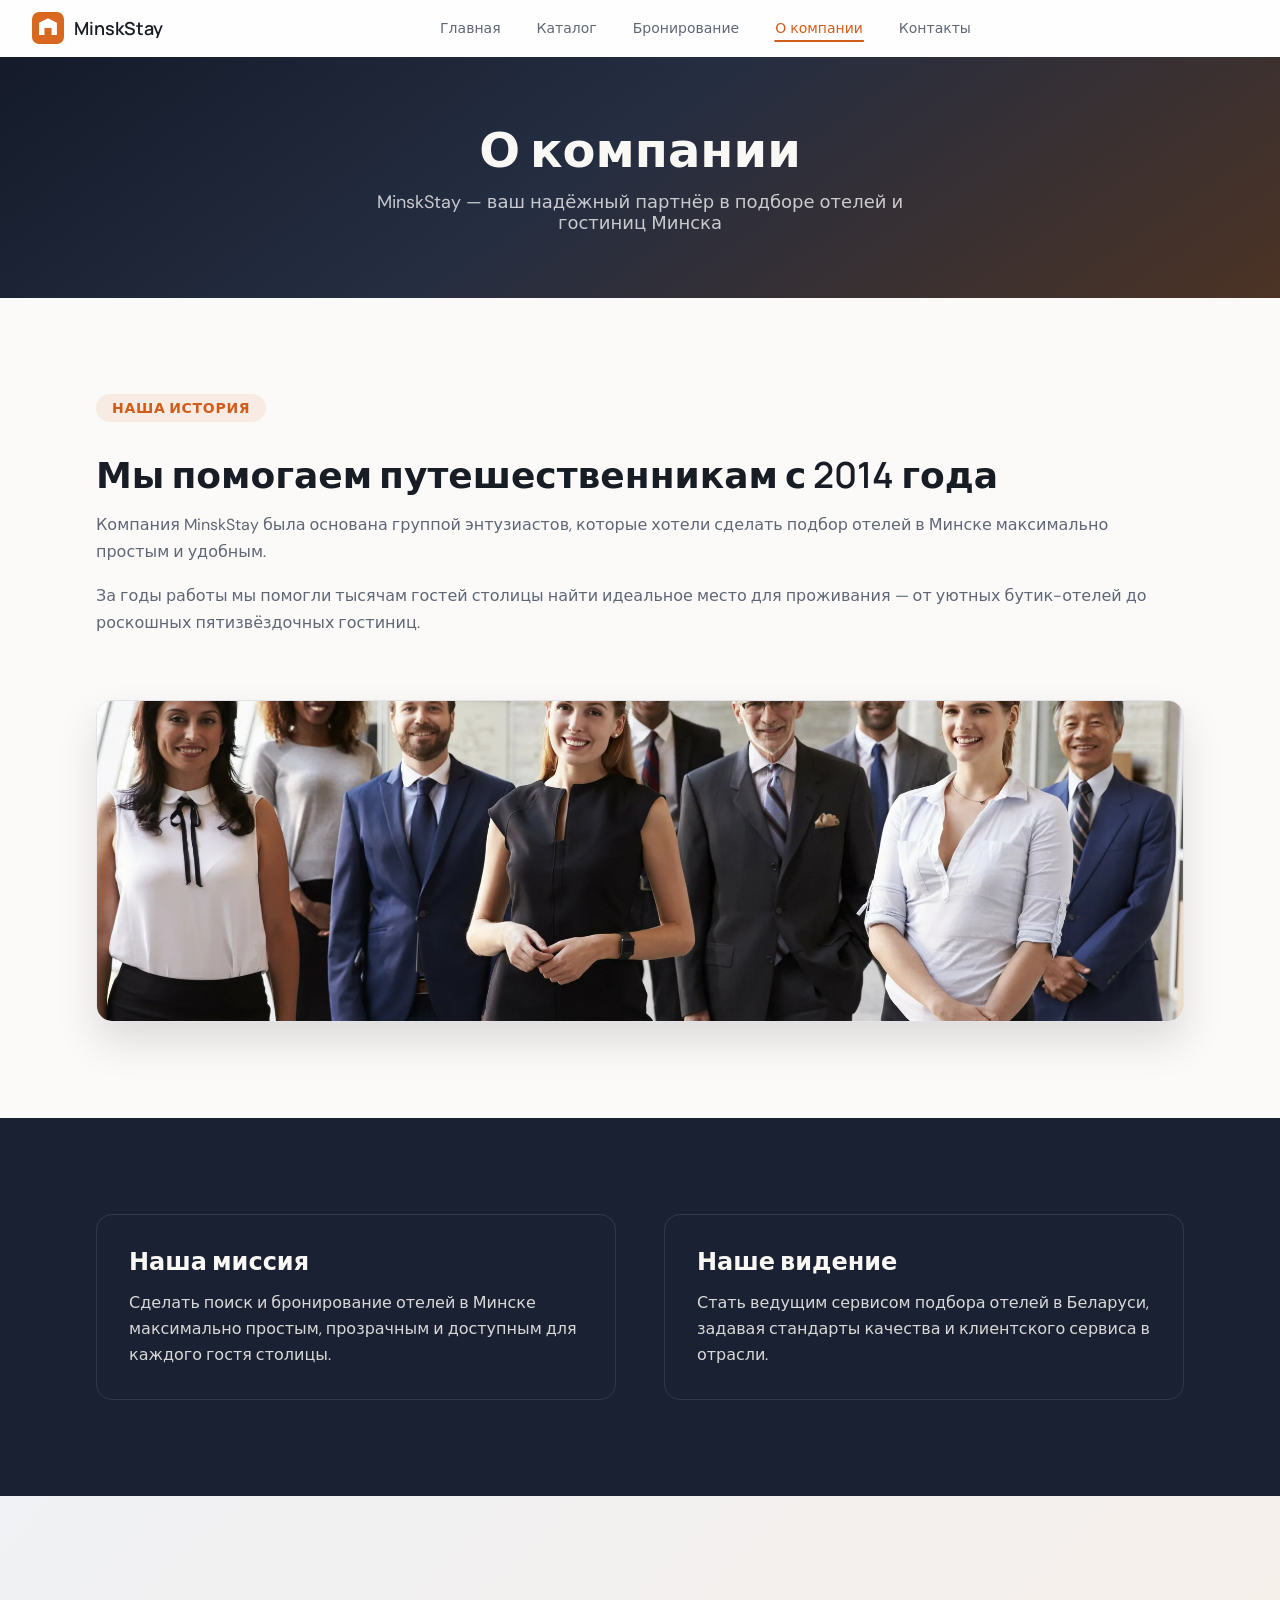
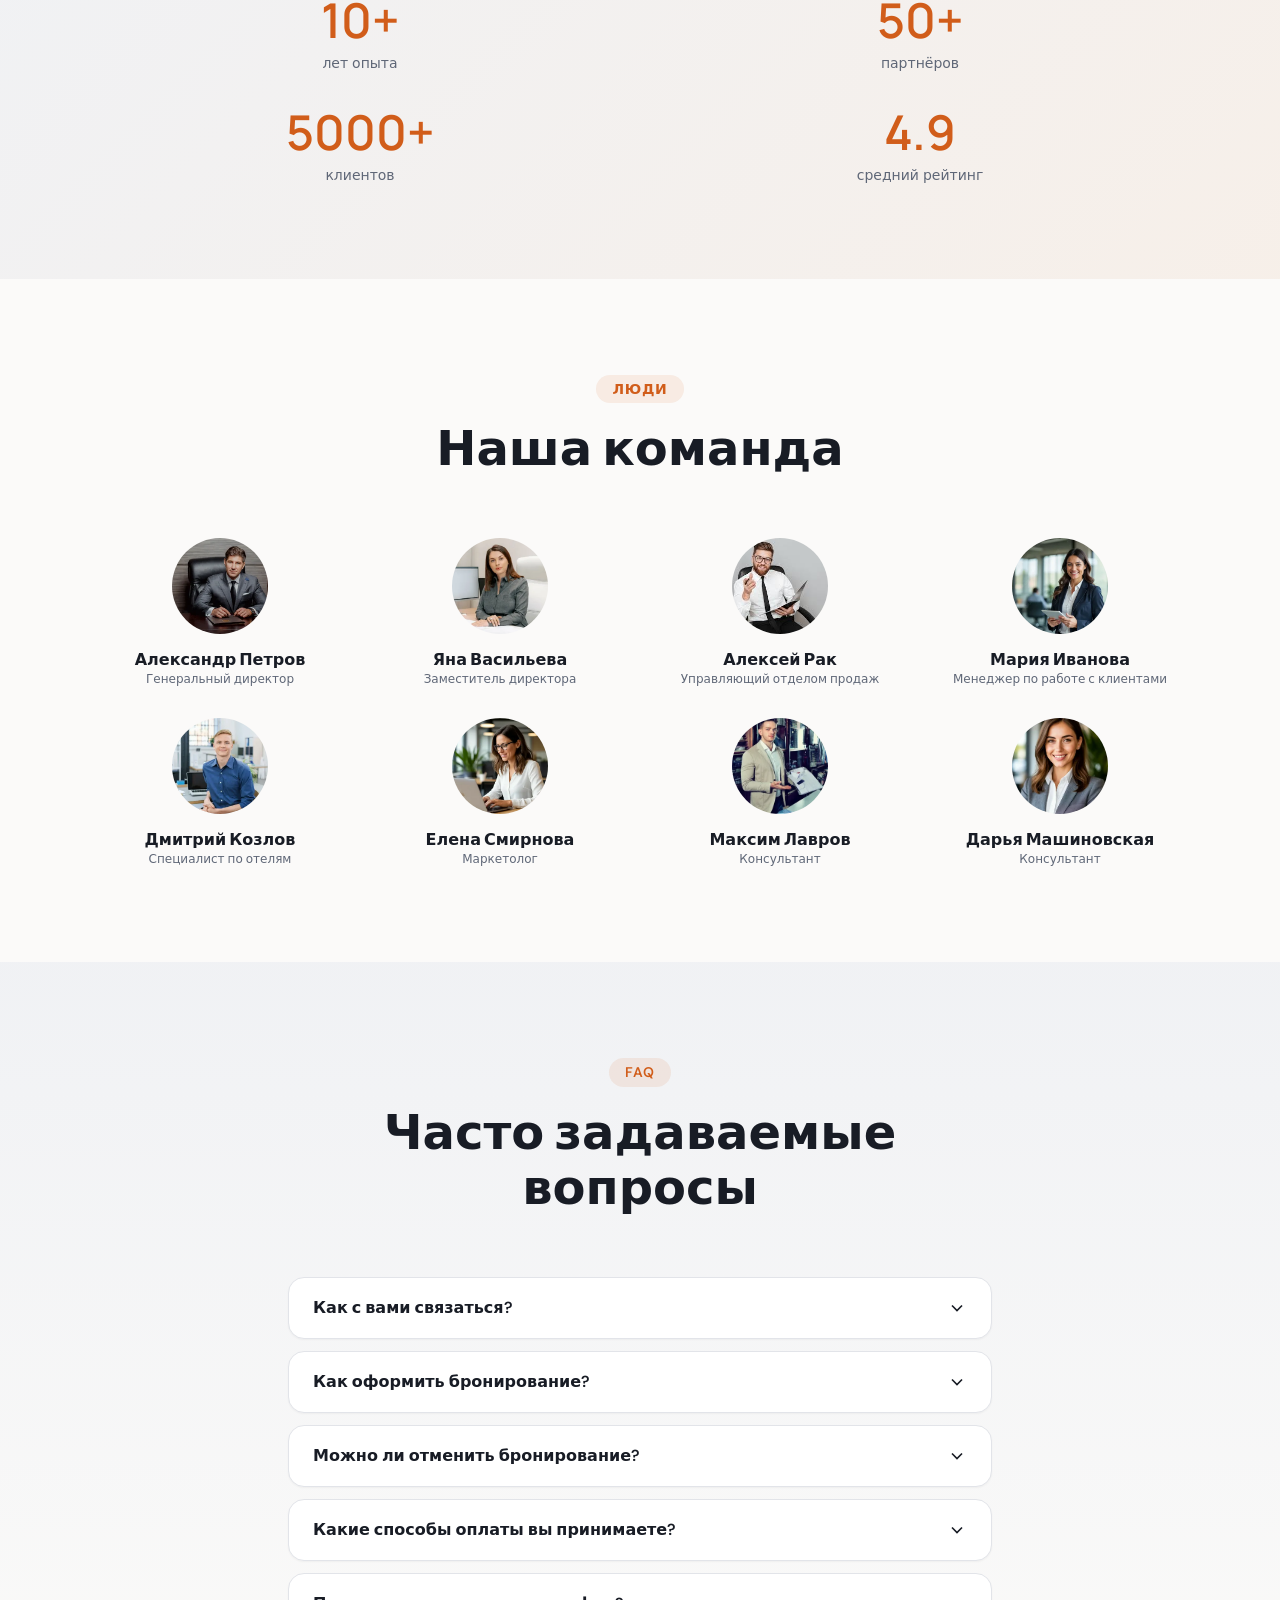
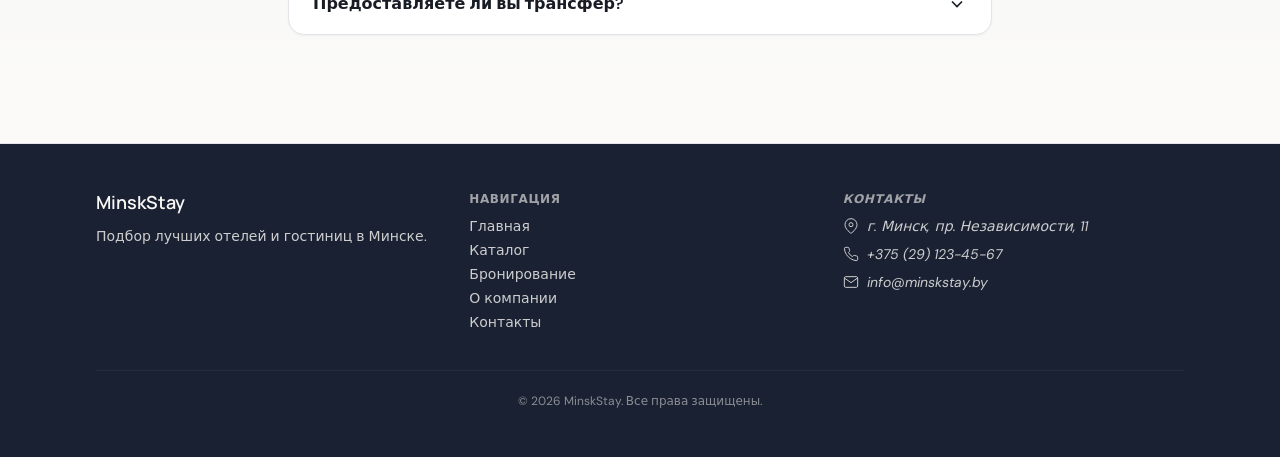
<file: about.html>
<!DOCTYPE html>
<html lang="ru">
  <head>
    <meta charset="UTF-8" />
    <meta name="viewport" content="width=device-width, initial-scale=1.0" />
    <title>О компании — MinskStay</title>
    <meta name="description" content="MinskStay: история, миссия, команда." />
    <link rel="preconnect" href="https://fonts.googleapis.com" />
    <link rel="preconnect" href="https://fonts.gstatic.com" crossorigin />
    <link href="https://fonts.googleapis.com/css2?family=DM+Sans:wght@400;500;600;700&amp;display=swap" rel="stylesheet" />
    <link rel="icon" href="data:image/svg+xml,%3Csvg%20xmlns%3D%22http%3A%2F%2Fwww.w3.org%2F2000%2Fsvg%22%20viewBox%3D%220%200%2032%2032%22%3E%3Crect%20width%3D%2232%22%20height%3D%2232%22%20rx%3D%226%22%20fill%3D%22hsl(22%2078%25%2046%25)%22%2F%3E%3Cpath%20fill%3D%22%23fff%22%20d%3D%22M7%2022V11l9-4.5L25%2011v11h-4.5v-6.5h-5V22H7z%22%2F%3E%3C%2Fsvg%3E" type="image/svg+xml" />
    <link rel="stylesheet" href="css/main.css" />
  </head>
  <body data-page="about">
    <noscript>
      <div class="noscript-banner">
        Для каталога отелей и интерактивных карт включите JavaScript. Разделы:
        <a href="catalog.html">Каталог</a>, <a href="contact.html">Контакты</a>,
        <a href="booking-rules.html">Бронирование</a>.
      </div>
    </noscript>
    <div class="site-shell">
      <header class="site-header" id="site-header">
        <nav class="site-nav" aria-label="Основная навигация">
          <a href="index.html" class="site-nav__brand">
            <svg width="32" height="32" viewBox="0 0 36 36" fill="none" xmlns="http://www.w3.org/2000/svg" aria-hidden="true">
              <rect width="36" height="36" rx="8" fill="hsl(24 75% 48%)" />
              <path d="M8 26V12L18 7L28 12V26H22V18H14V26H8Z" fill="white" />
              <rect x="16" y="20" width="4" height="6" fill="hsl(24 75% 48%)" />
            </svg>
            <span>MinskStay</span>
          </a>
          <ul class="site-nav__center site-nav__list">
            <li><a href="index.html" class="site-nav__link">Главная</a></li>
            <li><a href="catalog.html" class="site-nav__link">Каталог</a></li>
            <li><a href="booking-rules.html" class="site-nav__link">Бронирование</a></li>
            <li><a href="about.html" class="site-nav__link site-nav__link--active" aria-current="page">О компании</a></li>
            <li><a href="contact.html" class="site-nav__link">Контакты</a></li>
          </ul>
          <div class="site-nav__spacer" aria-hidden="true"></div>
          <button type="button" class="site-nav__toggle" id="nav-toggle" aria-expanded="false" aria-controls="nav-mobile" aria-label="Открыть меню">
            <span></span><span></span><span></span>
          </button>
        </nav>
        <button type="button" class="site-nav-overlay" id="nav-overlay" aria-label="Закрыть меню" hidden aria-hidden="true"></button>
        <div class="site-nav-mobile" id="nav-mobile">
          <ul class="site-nav-mobile__list">
            <li><a href="index.html" class="site-nav-mobile__link">Главная</a></li>
            <li><a href="catalog.html" class="site-nav-mobile__link">Каталог</a></li>
            <li><a href="booking-rules.html" class="site-nav-mobile__link">Бронирование</a></li>
            <li><a href="about.html" class="site-nav-mobile__link site-nav-mobile__link--active">О компании</a></li>
            <li><a href="contact.html" class="site-nav-mobile__link">Контакты</a></li>
          </ul>
        </div>
      </header>
      <main id="main-content"></main>
      <footer class="site-footer">
        <div class="container">
          <div class="site-footer__grid">
            <div>
              <h3 class="site-footer__title">MinskStay</h3>
              <p class="site-footer__text">Подбор лучших отелей и гостиниц в Минске.</p>
            </div>
            <nav class="site-footer__nav-block" aria-label="Навигация по сайту">
              <h4 class="site-footer__label">Навигация</h4>
              <ul class="site-footer__nav">
                <li><a href="index.html">Главная</a></li>
                <li><a href="catalog.html">Каталог</a></li>
                <li><a href="booking-rules.html">Бронирование</a></li>
                <li><a href="about.html">О компании</a></li>
                <li><a href="contact.html">Контакты</a></li>
              </ul>
            </nav>
            <address class="site-footer__address">
              <h4 class="site-footer__label">Контакты</h4>
              <ul class="site-footer__contact">
                <li>
                  <svg width="16" height="16" viewBox="0 0 24 24" fill="none" stroke="currentColor" stroke-width="1.5" aria-hidden="true"><path d="M21 10c0 7-9 13-9 13s-9-6-9-13a9 9 0 0 1 18 0z"/><circle cx="12" cy="10" r="3"/></svg>
                  г. Минск, пр. Независимости, 11
                </li>
                <li>
                  <svg width="16" height="16" viewBox="0 0 24 24" fill="none" stroke="currentColor" stroke-width="1.5" aria-hidden="true"><path d="M22 16.92v3a2 2 0 0 1-2.18 2 19.79 19.79 0 0 1-8.63-3.07 19.5 19.5 0 0 1-6-6A19.79 19.79 0 0 1 2.12 4.11 2 2 0 0 1 4.11 2h3a2 2 0 0 1 2 1.72c.127.96.361 1.903.7 2.81a2 2 0 0 1-.45 2.11L8.09 9.91a16 16 0 0 0 6 6l1.27-1.27a2 2 0 0 1 2.11-.45c.907.339 1.85.573 2.81.7A2 2 0 0 1 22 16.92z"/></svg>
                  +375 (29) 123-45-67
                </li>
                <li>
                  <svg width="16" height="16" viewBox="0 0 24 24" fill="none" stroke="currentColor" stroke-width="1.5" aria-hidden="true"><path d="M4 4h16c1.1 0 2 .9 2 2v12c0 1.1-.9 2-2 2H4c-1.1 0-2-.9-2-2V6c0-1.1.9-2 2-2z"/><polyline points="22,6 12,13 2,6"/></svg>
                  <a href="mailto:info@minskstay.by">info@minskstay.by</a>
                </li>
              </ul>
            </address>
          </div>
          <div class="site-footer__copy">&copy; <span id="year"></span> MinskStay. Все права защищены.</div>
        </div>
      </footer>
    </div>
    <div class="modal" id="site-modal" hidden role="dialog" aria-modal="true" aria-labelledby="modal-title">
      <div class="modal__backdrop" data-modal-backdrop tabindex="-1"></div>
      <div class="modal__dialog">
        <button type="button" class="modal__close" data-modal-close aria-label="Закрыть">&times;</button>
        <h2 class="modal__title" id="modal-title" data-modal-title></h2>
        <div data-modal-body></div>
      </div>
    </div>
    <script src="js/site-nav.js"></script>
    <script src="js/ms-constants.js"></script>
    <script src="js/ms-dom.js"></script>
    <script src="js/ms-ui.js"></script>
    <script src="js/page-about.js"></script>
    <script src="js/app-router.js"></script>
    <script src="js/app.js"></script>
  </body>
</html>
</file>
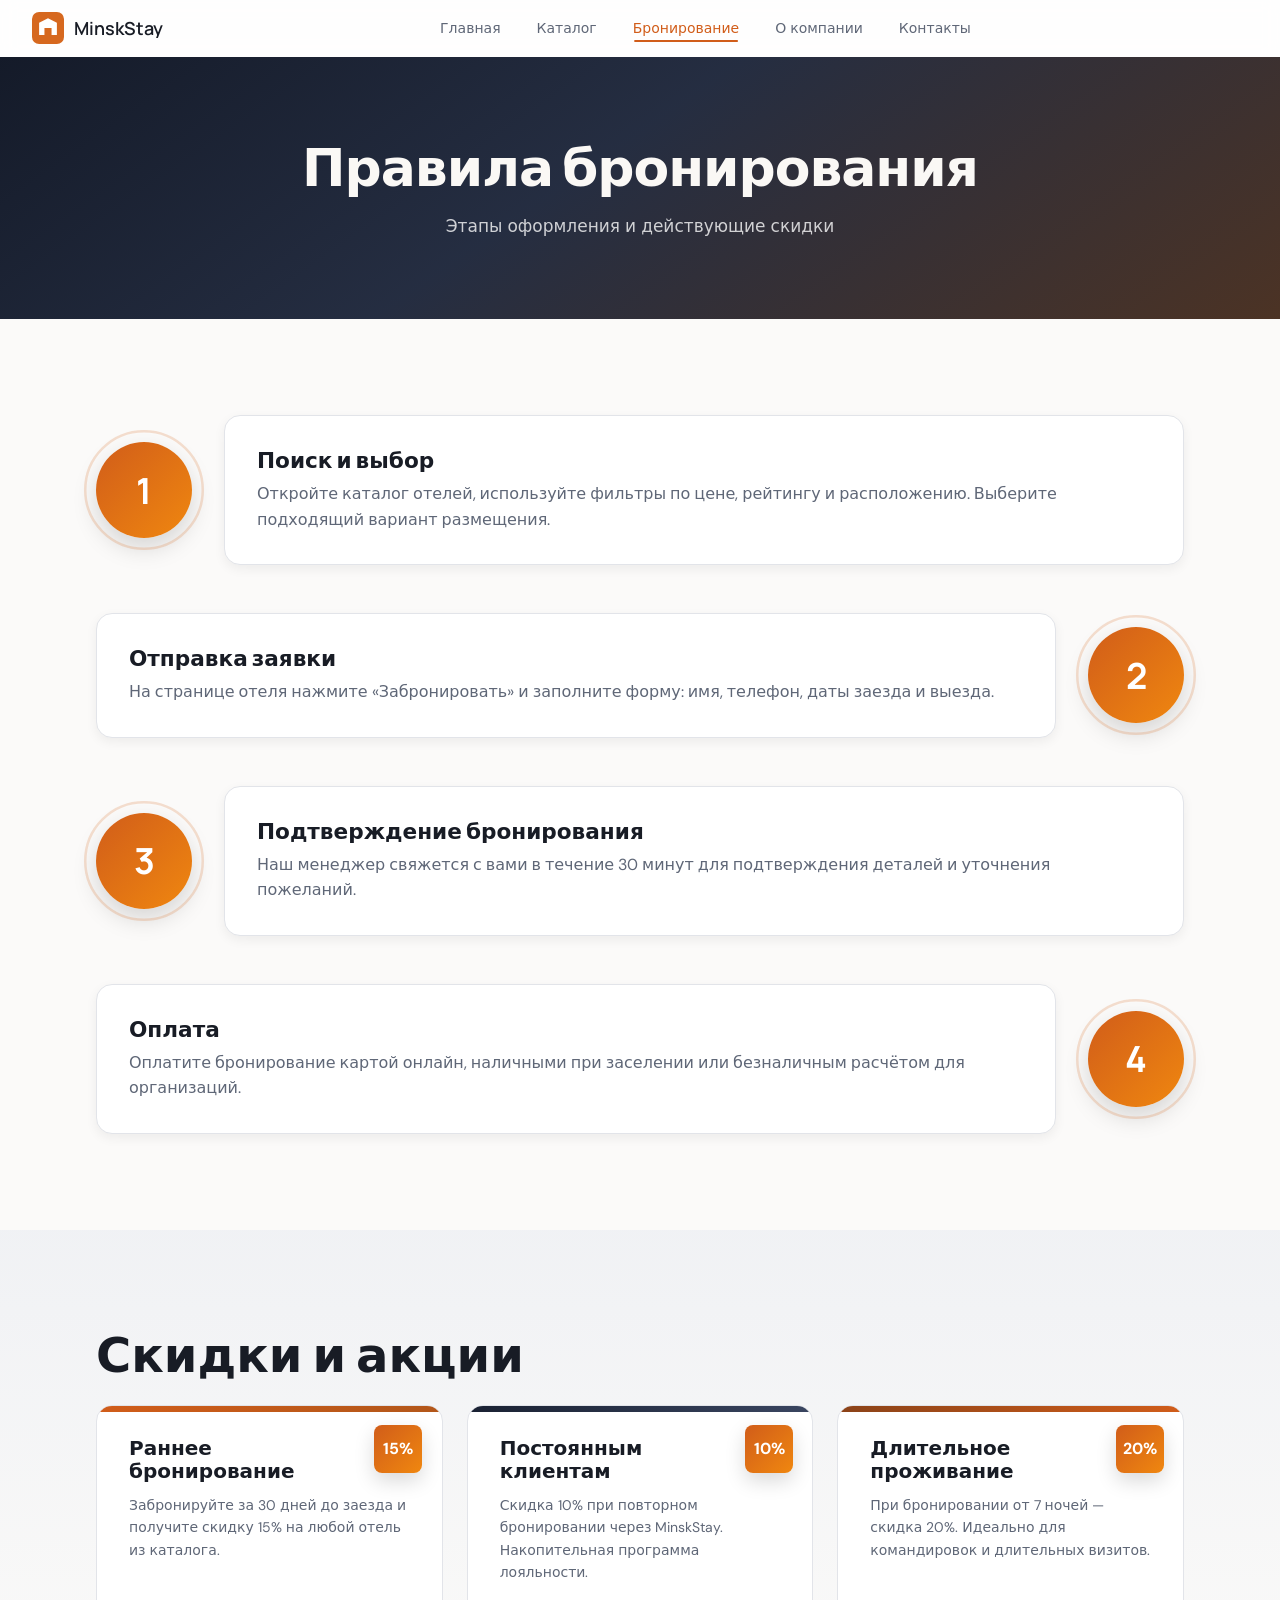
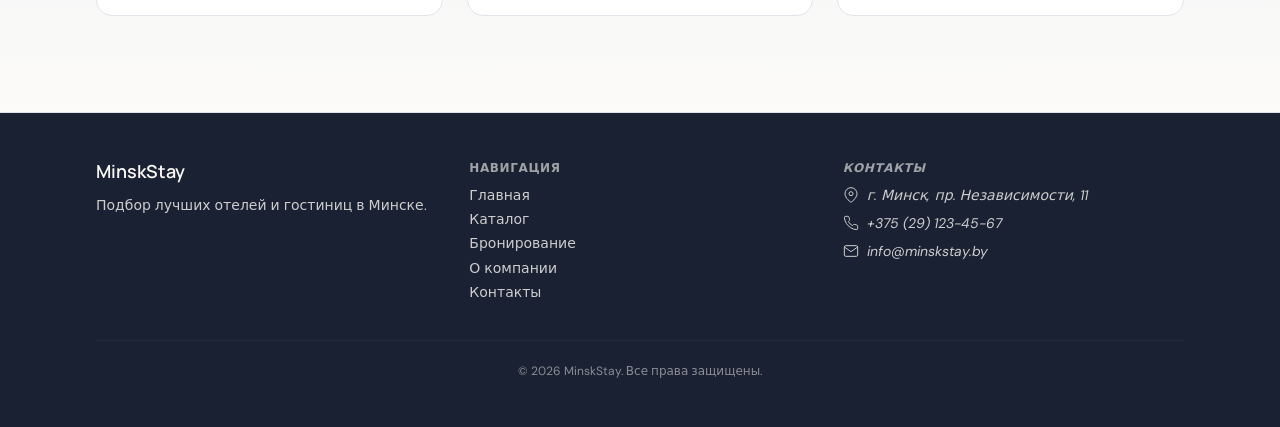
<file: booking-rules.html>
<!DOCTYPE html>
<html lang="ru">
  <head>
    <meta charset="UTF-8" />
    <meta name="viewport" content="width=device-width, initial-scale=1.0" />
    <title>Правила бронирования — MinskStay</title>
    <meta name="description" content="Как забронировать отель, скидки и условия." />
    <link rel="preconnect" href="https://fonts.googleapis.com" />
    <link rel="preconnect" href="https://fonts.gstatic.com" crossorigin />
    <link href="https://fonts.googleapis.com/css2?family=DM+Sans:wght@400;500;600;700&amp;display=swap" rel="stylesheet" />
    <link rel="icon" href="data:image/svg+xml,%3Csvg%20xmlns%3D%22http%3A%2F%2Fwww.w3.org%2F2000%2Fsvg%22%20viewBox%3D%220%200%2032%2032%22%3E%3Crect%20width%3D%2232%22%20height%3D%2232%22%20rx%3D%226%22%20fill%3D%22hsl(22%2078%25%2046%25)%22%2F%3E%3Cpath%20fill%3D%22%23fff%22%20d%3D%22M7%2022V11l9-4.5L25%2011v11h-4.5v-6.5h-5V22H7z%22%2F%3E%3C%2Fsvg%3E" type="image/svg+xml" />
    <link rel="stylesheet" href="css/main.css" />
  </head>
  <body data-page="booking-rules">
    <noscript>
      <div class="noscript-banner">
        Для каталога отелей и интерактивных карт включите JavaScript. Разделы:
        <a href="catalog.html">Каталог</a>, <a href="contact.html">Контакты</a>,
        <a href="booking-rules.html">Бронирование</a>.
      </div>
    </noscript>
    <div class="site-shell">
      <header class="site-header" id="site-header">
        <nav class="site-nav" aria-label="Основная навигация">
          <a href="index.html" class="site-nav__brand">
            <svg width="32" height="32" viewBox="0 0 36 36" fill="none" xmlns="http://www.w3.org/2000/svg" aria-hidden="true">
              <rect width="36" height="36" rx="8" fill="hsl(24 75% 48%)" />
              <path d="M8 26V12L18 7L28 12V26H22V18H14V26H8Z" fill="white" />
              <rect x="16" y="20" width="4" height="6" fill="hsl(24 75% 48%)" />
            </svg>
            <span>MinskStay</span>
          </a>
          <ul class="site-nav__center site-nav__list">
            <li><a href="index.html" class="site-nav__link">Главная</a></li>
            <li><a href="catalog.html" class="site-nav__link">Каталог</a></li>
            <li><a href="booking-rules.html" class="site-nav__link site-nav__link--active" aria-current="page">Бронирование</a></li>
            <li><a href="about.html" class="site-nav__link">О компании</a></li>
            <li><a href="contact.html" class="site-nav__link">Контакты</a></li>
          </ul>
          <div class="site-nav__spacer" aria-hidden="true"></div>
          <button type="button" class="site-nav__toggle" id="nav-toggle" aria-expanded="false" aria-controls="nav-mobile" aria-label="Открыть меню">
            <span></span><span></span><span></span>
          </button>
        </nav>
        <button type="button" class="site-nav-overlay" id="nav-overlay" aria-label="Закрыть меню" hidden aria-hidden="true"></button>
        <div class="site-nav-mobile" id="nav-mobile">
          <ul class="site-nav-mobile__list">
            <li><a href="index.html" class="site-nav-mobile__link">Главная</a></li>
            <li><a href="catalog.html" class="site-nav-mobile__link">Каталог</a></li>
            <li><a href="booking-rules.html" class="site-nav-mobile__link site-nav-mobile__link--active">Бронирование</a></li>
            <li><a href="about.html" class="site-nav-mobile__link">О компании</a></li>
            <li><a href="contact.html" class="site-nav-mobile__link">Контакты</a></li>
          </ul>
        </div>
      </header>
      <main id="main-content"></main>
      <footer class="site-footer">
        <div class="container">
          <div class="site-footer__grid">
            <div>
              <h3 class="site-footer__title">MinskStay</h3>
              <p class="site-footer__text">Подбор лучших отелей и гостиниц в Минске.</p>
            </div>
            <nav class="site-footer__nav-block" aria-label="Навигация по сайту">
              <h4 class="site-footer__label">Навигация</h4>
              <ul class="site-footer__nav">
                <li><a href="index.html">Главная</a></li>
                <li><a href="catalog.html">Каталог</a></li>
                <li><a href="booking-rules.html">Бронирование</a></li>
                <li><a href="about.html">О компании</a></li>
                <li><a href="contact.html">Контакты</a></li>
              </ul>
            </nav>
            <address class="site-footer__address">
              <h4 class="site-footer__label">Контакты</h4>
              <ul class="site-footer__contact">
                <li>
                  <svg width="16" height="16" viewBox="0 0 24 24" fill="none" stroke="currentColor" stroke-width="1.5" aria-hidden="true"><path d="M21 10c0 7-9 13-9 13s-9-6-9-13a9 9 0 0 1 18 0z"/><circle cx="12" cy="10" r="3"/></svg>
                  г. Минск, пр. Независимости, 11
                </li>
                <li>
                  <svg width="16" height="16" viewBox="0 0 24 24" fill="none" stroke="currentColor" stroke-width="1.5" aria-hidden="true"><path d="M22 16.92v3a2 2 0 0 1-2.18 2 19.79 19.79 0 0 1-8.63-3.07 19.5 19.5 0 0 1-6-6A19.79 19.79 0 0 1 2.12 4.11 2 2 0 0 1 4.11 2h3a2 2 0 0 1 2 1.72c.127.96.361 1.903.7 2.81a2 2 0 0 1-.45 2.11L8.09 9.91a16 16 0 0 0 6 6l1.27-1.27a2 2 0 0 1 2.11-.45c.907.339 1.85.573 2.81.7A2 2 0 0 1 22 16.92z"/></svg>
                  +375 (29) 123-45-67
                </li>
                <li>
                  <svg width="16" height="16" viewBox="0 0 24 24" fill="none" stroke="currentColor" stroke-width="1.5" aria-hidden="true"><path d="M4 4h16c1.1 0 2 .9 2 2v12c0 1.1-.9 2-2 2H4c-1.1 0-2-.9-2-2V6c0-1.1.9-2 2-2z"/><polyline points="22,6 12,13 2,6"/></svg>
                  <a href="mailto:info@minskstay.by">info@minskstay.by</a>
                </li>
              </ul>
            </address>
          </div>
          <div class="site-footer__copy">&copy; <span id="year"></span> MinskStay. Все права защищены.</div>
        </div>
      </footer>
    </div>
    <div class="modal" id="site-modal" hidden role="dialog" aria-modal="true" aria-labelledby="modal-title">
      <div class="modal__backdrop" data-modal-backdrop tabindex="-1"></div>
      <div class="modal__dialog">
        <button type="button" class="modal__close" data-modal-close aria-label="Закрыть">&times;</button>
        <h2 class="modal__title" id="modal-title" data-modal-title></h2>
        <div data-modal-body></div>
      </div>
    </div>
    <script src="js/site-nav.js"></script>
    <script src="js/ms-constants.js"></script>
    <script src="js/ms-dom.js"></script>
    <script src="js/ms-ui.js"></script>
    <script src="js/page-booking-rules.js"></script>
    <script src="js/app-router.js"></script>
    <script src="js/app.js"></script>
  </body>
</html>
</file>
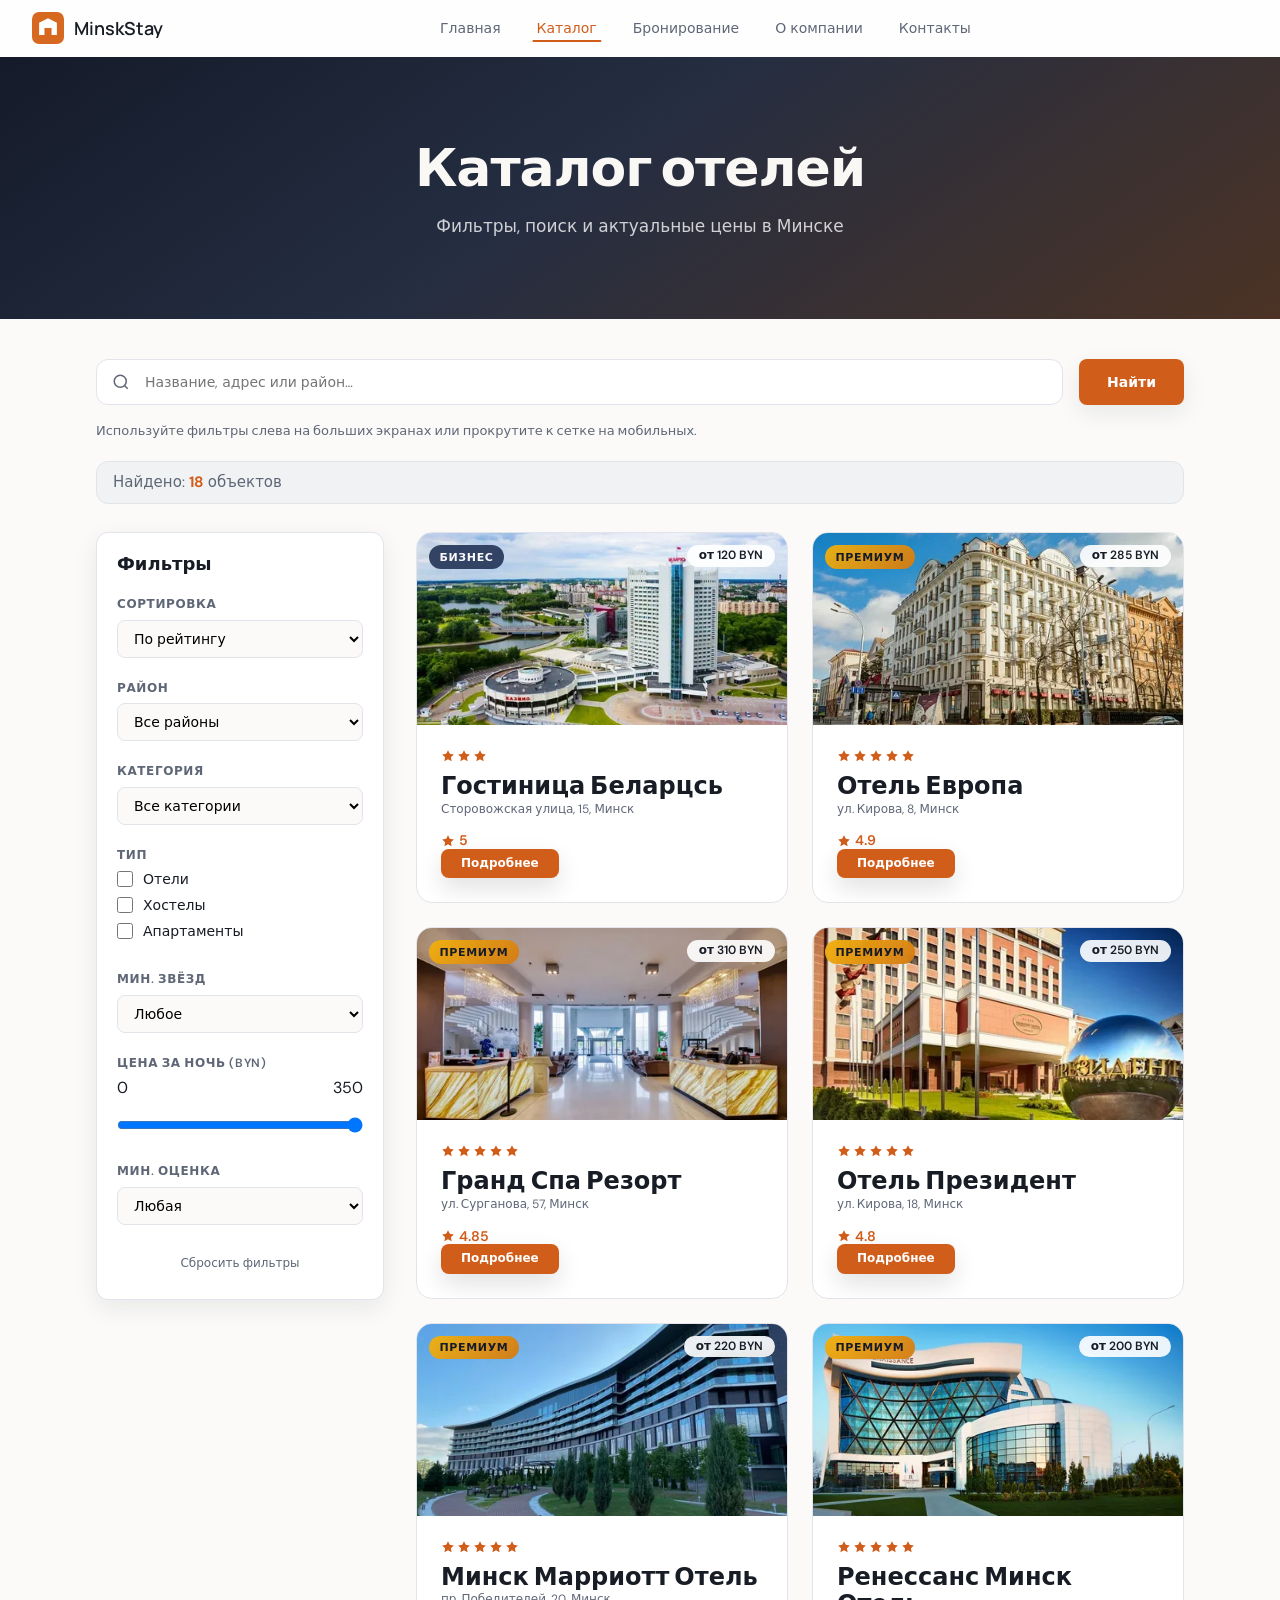
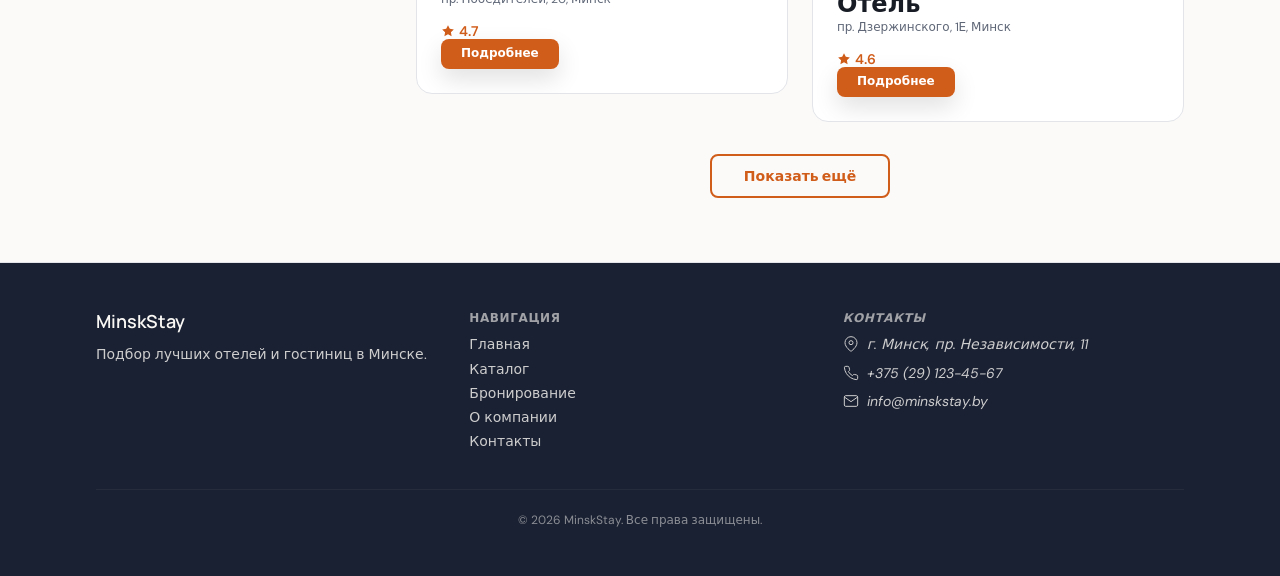
<file: catalog.html>
<!DOCTYPE html>
<html lang="ru">
  <head>
    <meta charset="UTF-8" />
    <meta name="viewport" content="width=device-width, initial-scale=1.0" />
    <title>Каталог отелей — MinskStay</title>
    <meta name="description" content="Каталог отелей Минска: фильтры, цены, рейтинги." />
    <link rel="preconnect" href="https://fonts.googleapis.com" />
    <link rel="preconnect" href="https://fonts.gstatic.com" crossorigin />
    <link href="https://fonts.googleapis.com/css2?family=DM+Sans:wght@400;500;600;700&amp;display=swap" rel="stylesheet" />
    <link rel="icon" href="data:image/svg+xml,%3Csvg%20xmlns%3D%22http%3A%2F%2Fwww.w3.org%2F2000%2Fsvg%22%20viewBox%3D%220%200%2032%2032%22%3E%3Crect%20width%3D%2232%22%20height%3D%2232%22%20rx%3D%226%22%20fill%3D%22hsl(22%2078%25%2046%25)%22%2F%3E%3Cpath%20fill%3D%22%23fff%22%20d%3D%22M7%2022V11l9-4.5L25%2011v11h-4.5v-6.5h-5V22H7z%22%2F%3E%3C%2Fsvg%3E" type="image/svg+xml" />
    <link rel="stylesheet" href="css/main.css" />
  </head>
  <body data-page="catalog">
    <noscript>
      <div class="noscript-banner">
        Для каталога отелей и интерактивных карт включите JavaScript. Разделы:
        <a href="catalog.html">Каталог</a>, <a href="contact.html">Контакты</a>,
        <a href="booking-rules.html">Бронирование</a>.
      </div>
    </noscript>
    <div class="site-shell">
      <header class="site-header" id="site-header">
        <nav class="site-nav" aria-label="Основная навигация">
          <a href="index.html" class="site-nav__brand">
            <svg width="32" height="32" viewBox="0 0 36 36" fill="none" xmlns="http://www.w3.org/2000/svg" aria-hidden="true">
              <rect width="36" height="36" rx="8" fill="hsl(24 75% 48%)" />
              <path d="M8 26V12L18 7L28 12V26H22V18H14V26H8Z" fill="white" />
              <rect x="16" y="20" width="4" height="6" fill="hsl(24 75% 48%)" />
            </svg>
            <span>MinskStay</span>
          </a>
          <ul class="site-nav__center site-nav__list">
            <li><a href="index.html" class="site-nav__link">Главная</a></li>
            <li><a href="catalog.html" class="site-nav__link site-nav__link--active" aria-current="page">Каталог</a></li>
            <li><a href="booking-rules.html" class="site-nav__link">Бронирование</a></li>
            <li><a href="about.html" class="site-nav__link">О компании</a></li>
            <li><a href="contact.html" class="site-nav__link">Контакты</a></li>
          </ul>
          <div class="site-nav__spacer" aria-hidden="true"></div>
          <button type="button" class="site-nav__toggle" id="nav-toggle" aria-expanded="false" aria-controls="nav-mobile" aria-label="Открыть меню">
            <span></span><span></span><span></span>
          </button>
        </nav>
        <button type="button" class="site-nav-overlay" id="nav-overlay" aria-label="Закрыть меню" hidden aria-hidden="true"></button>
        <div class="site-nav-mobile" id="nav-mobile">
          <ul class="site-nav-mobile__list">
            <li><a href="index.html" class="site-nav-mobile__link">Главная</a></li>
            <li><a href="catalog.html" class="site-nav-mobile__link site-nav-mobile__link--active">Каталог</a></li>
            <li><a href="booking-rules.html" class="site-nav-mobile__link">Бронирование</a></li>
            <li><a href="about.html" class="site-nav-mobile__link">О компании</a></li>
            <li><a href="contact.html" class="site-nav-mobile__link">Контакты</a></li>
          </ul>
        </div>
      </header>
      <main id="main-content"></main>
      <footer class="site-footer">
        <div class="container">
          <div class="site-footer__grid">
            <div>
              <h3 class="site-footer__title">MinskStay</h3>
              <p class="site-footer__text">Подбор лучших отелей и гостиниц в Минске.</p>
            </div>
            <nav class="site-footer__nav-block" aria-label="Навигация по сайту">
              <h4 class="site-footer__label">Навигация</h4>
              <ul class="site-footer__nav">
                <li><a href="index.html">Главная</a></li>
                <li><a href="catalog.html">Каталог</a></li>
                <li><a href="booking-rules.html">Бронирование</a></li>
                <li><a href="about.html">О компании</a></li>
                <li><a href="contact.html">Контакты</a></li>
              </ul>
            </nav>
            <address class="site-footer__address">
              <h4 class="site-footer__label">Контакты</h4>
              <ul class="site-footer__contact">
                <li>
                  <svg width="16" height="16" viewBox="0 0 24 24" fill="none" stroke="currentColor" stroke-width="1.5" aria-hidden="true"><path d="M21 10c0 7-9 13-9 13s-9-6-9-13a9 9 0 0 1 18 0z"/><circle cx="12" cy="10" r="3"/></svg>
                  г. Минск, пр. Независимости, 11
                </li>
                <li>
                  <svg width="16" height="16" viewBox="0 0 24 24" fill="none" stroke="currentColor" stroke-width="1.5" aria-hidden="true"><path d="M22 16.92v3a2 2 0 0 1-2.18 2 19.79 19.79 0 0 1-8.63-3.07 19.5 19.5 0 0 1-6-6A19.79 19.79 0 0 1 2.12 4.11 2 2 0 0 1 4.11 2h3a2 2 0 0 1 2 1.72c.127.96.361 1.903.7 2.81a2 2 0 0 1-.45 2.11L8.09 9.91a16 16 0 0 0 6 6l1.27-1.27a2 2 0 0 1 2.11-.45c.907.339 1.85.573 2.81.7A2 2 0 0 1 22 16.92z"/></svg>
                  +375 (29) 123-45-67
                </li>
                <li>
                  <svg width="16" height="16" viewBox="0 0 24 24" fill="none" stroke="currentColor" stroke-width="1.5" aria-hidden="true"><path d="M4 4h16c1.1 0 2 .9 2 2v12c0 1.1-.9 2-2 2H4c-1.1 0-2-.9-2-2V6c0-1.1.9-2 2-2z"/><polyline points="22,6 12,13 2,6"/></svg>
                  <a href="mailto:info@minskstay.by">info@minskstay.by</a>
                </li>
              </ul>
            </address>
          </div>
          <div class="site-footer__copy">&copy; <span id="year"></span> MinskStay. Все права защищены.</div>
        </div>
      </footer>
    </div>
    <div class="modal" id="site-modal" hidden role="dialog" aria-modal="true" aria-labelledby="modal-title">
      <div class="modal__backdrop" data-modal-backdrop tabindex="-1"></div>
      <div class="modal__dialog">
        <button type="button" class="modal__close" data-modal-close aria-label="Закрыть">&times;</button>
        <h2 class="modal__title" id="modal-title" data-modal-title></h2>
        <div data-modal-body></div>
      </div>
    </div>
    <script src="js/site-nav.js"></script>
    <script src="js/hotels.js"></script>
    <script src="js/ms-constants.js"></script>
    <script src="js/ms-state.js"></script>
    <script src="js/ms-dom.js"></script>
    <script src="js/ms-hotels-query.js"></script>
    <script src="js/ms-ui.js"></script>
    <script src="js/page-catalog.js"></script>
    <script src="js/app-router.js"></script>
    <script src="js/app.js"></script>
  </body>
</html>
</file>
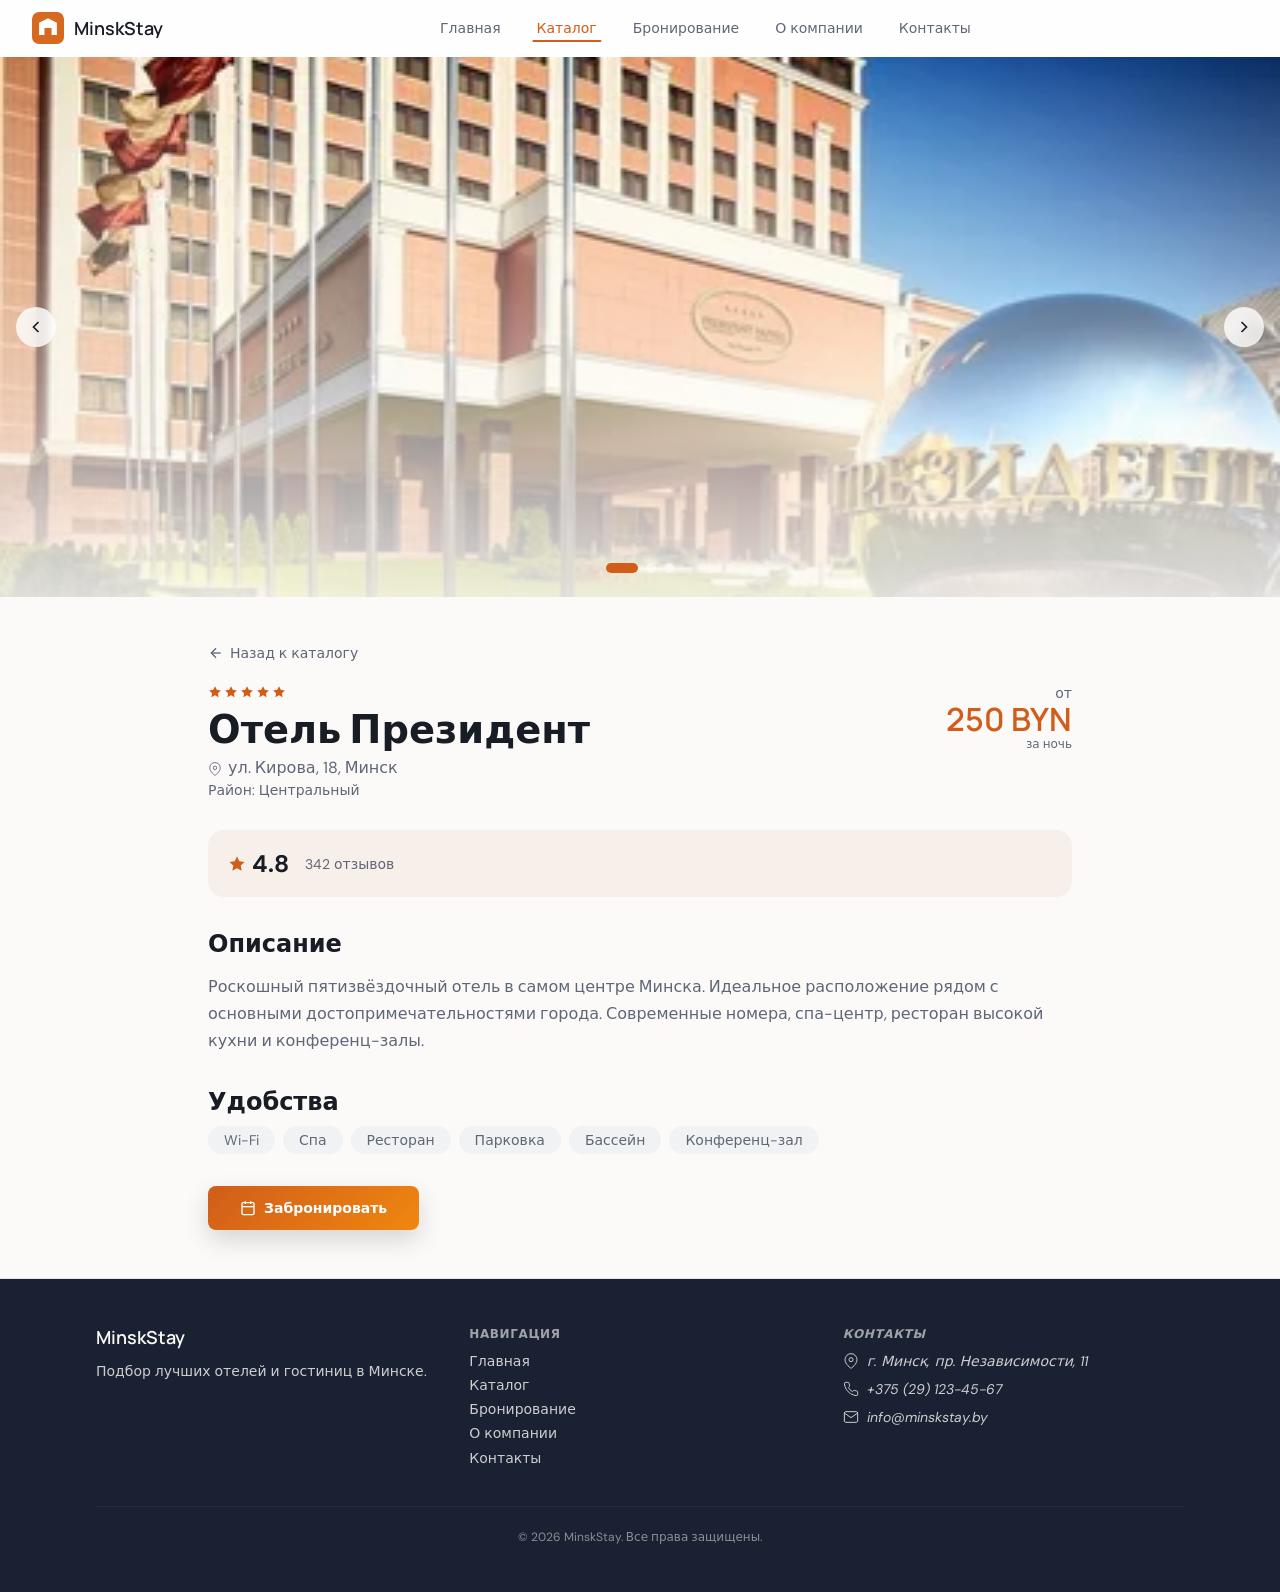
<file: hotel.html>
<!DOCTYPE html>
<html lang="ru">
  <head>
    <meta charset="UTF-8" />
    <meta name="viewport" content="width=device-width, initial-scale=1.0" />
    <title>Отель — MinskStay</title>
    <meta name="description" content="Подробности об отеле: фото, удобства, бронирование." />
    <link rel="preconnect" href="https://fonts.googleapis.com" />
    <link rel="preconnect" href="https://fonts.gstatic.com" crossorigin />
    <link href="https://fonts.googleapis.com/css2?family=DM+Sans:wght@400;500;600;700&amp;display=swap" rel="stylesheet" />
    <link rel="icon" href="data:image/svg+xml,%3Csvg%20xmlns%3D%22http%3A%2F%2Fwww.w3.org%2F2000%2Fsvg%22%20viewBox%3D%220%200%2032%2032%22%3E%3Crect%20width%3D%2232%22%20height%3D%2232%22%20rx%3D%226%22%20fill%3D%22hsl(22%2078%25%2046%25)%22%2F%3E%3Cpath%20fill%3D%22%23fff%22%20d%3D%22M7%2022V11l9-4.5L25%2011v11h-4.5v-6.5h-5V22H7z%22%2F%3E%3C%2Fsvg%3E" type="image/svg+xml" />
    <link rel="stylesheet" href="css/main.css" />
  </head>
  <body data-page="hotel">
    <noscript>
      <div class="noscript-banner">
        Для каталога отелей и интерактивных карт включите JavaScript. Разделы:
        <a href="catalog.html">Каталог</a>, <a href="contact.html">Контакты</a>,
        <a href="booking-rules.html">Бронирование</a>.
      </div>
    </noscript>
    <div class="site-shell">
      <header class="site-header" id="site-header">
        <nav class="site-nav" aria-label="Основная навигация">
          <a href="index.html" class="site-nav__brand">
            <svg width="32" height="32" viewBox="0 0 36 36" fill="none" xmlns="http://www.w3.org/2000/svg" aria-hidden="true">
              <rect width="36" height="36" rx="8" fill="hsl(24 75% 48%)" />
              <path d="M8 26V12L18 7L28 12V26H22V18H14V26H8Z" fill="white" />
              <rect x="16" y="20" width="4" height="6" fill="hsl(24 75% 48%)" />
            </svg>
            <span>MinskStay</span>
          </a>
          <ul class="site-nav__center site-nav__list">
            <li><a href="index.html" class="site-nav__link">Главная</a></li>
            <li><a href="catalog.html" class="site-nav__link site-nav__link--active" aria-current="page">Каталог</a></li>
            <li><a href="booking-rules.html" class="site-nav__link">Бронирование</a></li>
            <li><a href="about.html" class="site-nav__link">О компании</a></li>
            <li><a href="contact.html" class="site-nav__link">Контакты</a></li>
          </ul>
          <div class="site-nav__spacer" aria-hidden="true"></div>
          <button type="button" class="site-nav__toggle" id="nav-toggle" aria-expanded="false" aria-controls="nav-mobile" aria-label="Открыть меню">
            <span></span><span></span><span></span>
          </button>
        </nav>
        <button type="button" class="site-nav-overlay" id="nav-overlay" aria-label="Закрыть меню" hidden aria-hidden="true"></button>
        <div class="site-nav-mobile" id="nav-mobile">
          <ul class="site-nav-mobile__list">
            <li><a href="index.html" class="site-nav-mobile__link">Главная</a></li>
            <li><a href="catalog.html" class="site-nav-mobile__link site-nav-mobile__link--active">Каталог</a></li>
            <li><a href="booking-rules.html" class="site-nav-mobile__link">Бронирование</a></li>
            <li><a href="about.html" class="site-nav-mobile__link">О компании</a></li>
            <li><a href="contact.html" class="site-nav-mobile__link">Контакты</a></li>
          </ul>
        </div>
      </header>
      <main id="main-content"></main>
      <footer class="site-footer">
        <div class="container">
          <div class="site-footer__grid">
            <div>
              <h3 class="site-footer__title">MinskStay</h3>
              <p class="site-footer__text">Подбор лучших отелей и гостиниц в Минске.</p>
            </div>
            <nav class="site-footer__nav-block" aria-label="Навигация по сайту">
              <h4 class="site-footer__label">Навигация</h4>
              <ul class="site-footer__nav">
                <li><a href="index.html">Главная</a></li>
                <li><a href="catalog.html">Каталог</a></li>
                <li><a href="booking-rules.html">Бронирование</a></li>
                <li><a href="about.html">О компании</a></li>
                <li><a href="contact.html">Контакты</a></li>
              </ul>
            </nav>
            <address class="site-footer__address">
              <h4 class="site-footer__label">Контакты</h4>
              <ul class="site-footer__contact">
                <li>
                  <svg width="16" height="16" viewBox="0 0 24 24" fill="none" stroke="currentColor" stroke-width="1.5" aria-hidden="true"><path d="M21 10c0 7-9 13-9 13s-9-6-9-13a9 9 0 0 1 18 0z"/><circle cx="12" cy="10" r="3"/></svg>
                  г. Минск, пр. Независимости, 11
                </li>
                <li>
                  <svg width="16" height="16" viewBox="0 0 24 24" fill="none" stroke="currentColor" stroke-width="1.5" aria-hidden="true"><path d="M22 16.92v3a2 2 0 0 1-2.18 2 19.79 19.79 0 0 1-8.63-3.07 19.5 19.5 0 0 1-6-6A19.79 19.79 0 0 1 2.12 4.11 2 2 0 0 1 4.11 2h3a2 2 0 0 1 2 1.72c.127.96.361 1.903.7 2.81a2 2 0 0 1-.45 2.11L8.09 9.91a16 16 0 0 0 6 6l1.27-1.27a2 2 0 0 1 2.11-.45c.907.339 1.85.573 2.81.7A2 2 0 0 1 22 16.92z"/></svg>
                  +375 (29) 123-45-67
                </li>
                <li>
                  <svg width="16" height="16" viewBox="0 0 24 24" fill="none" stroke="currentColor" stroke-width="1.5" aria-hidden="true"><path d="M4 4h16c1.1 0 2 .9 2 2v12c0 1.1-.9 2-2 2H4c-1.1 0-2-.9-2-2V6c0-1.1.9-2 2-2z"/><polyline points="22,6 12,13 2,6"/></svg>
                  <a href="mailto:info@minskstay.by">info@minskstay.by</a>
                </li>
              </ul>
            </address>
          </div>
          <div class="site-footer__copy">&copy; <span id="year"></span> MinskStay. Все права защищены.</div>
        </div>
      </footer>
    </div>
    <div class="modal" id="site-modal" hidden role="dialog" aria-modal="true" aria-labelledby="modal-title">
      <div class="modal__backdrop" data-modal-backdrop tabindex="-1"></div>
      <div class="modal__dialog">
        <button type="button" class="modal__close" data-modal-close aria-label="Закрыть">&times;</button>
        <h2 class="modal__title" id="modal-title" data-modal-title></h2>
        <div data-modal-body></div>
      </div>
    </div>
    <script src="js/site-nav.js"></script>
    <script src="js/hotels.js"></script>
    <script src="js/ms-constants.js"></script>
    <script src="js/ms-state.js"></script>
    <script src="js/ms-dom.js"></script>
    <script src="js/ms-hotels-query.js"></script>
    <script src="js/ms-ui.js"></script>
    <script src="js/page-hotel.js"></script>
    <script src="js/app-router.js"></script>
    <script src="js/app.js"></script>
  </body>
</html>
</file>
<file: css/main.css>
html {
  -webkit-text-size-adjust: 100%;
  line-height: 1.15;
  -moz-tab-size: 4;
  -o-tab-size: 4;
  tab-size: 4;
  scroll-behavior: smooth;
}
html,
body {
  overflow-x: hidden;
}
main {
  display: block;
}
button,
input,
optgroup,
select,
textarea {
  font-family: inherit;
  font-size: 100%;
  line-height: 1.15;
  margin: 0;
}
button,
[type="button"],
[type="reset"],
[type="submit"] {
  -webkit-appearance: button;
}
[type="search"] {
  -webkit-appearance: textfield;
  outline-offset: -2px;
}
::-webkit-search-decoration {
  -webkit-appearance: none;
}

@font-face {
  font-family: "Manrope";
  font-style: normal;
  font-weight: 600;
  font-display: swap;
  src: url("../fonts/manrope-latin-600-normal.woff2") format("woff2");
}

@font-face {
  font-family: "Manrope";
  font-style: normal;
  font-weight: 700;
  font-display: swap;
  src: url("../fonts/manrope-latin-700-normal.woff2") format("woff2");
}

:root {
  --background: hsl(40 20% 98%);
  --foreground: hsl(222 22% 12%);
  --card: hsl(0 0% 100%);
  --card-foreground: hsl(222 22% 12%);
  --primary: hsl(22 78% 46%);
  --primary-foreground: hsl(0 0% 100%);
  --secondary: hsl(222 32% 15%);
  --secondary-foreground: hsl(40 30% 97%);
  --muted: hsl(220 16% 95%);
  --muted-foreground: hsl(220 11% 42%);
  --accent: hsl(28 45% 94%);
  --accent-foreground: hsl(22 70% 32%);
  --destructive: hsl(0 72% 51%);
  --border: hsl(220 14% 90%);
  --input: hsl(220 14% 90%);
  --ring: hsl(22 78% 46%);
  --radius: 0.75rem;
  --hero-gradient: linear-gradient(145deg, hsl(222 34% 12%) 0%, hsl(222 28% 20%) 45%, hsl(22 35% 22%) 100%);
  --gold-gradient: linear-gradient(135deg, hsl(22 78% 46%), hsl(32 88% 50%));
  --overlay: hsl(222 30% 10% / 0.6);
  --shadow-sm: 0 1px 2px hsla(222 30% 10% / 0.05);
  --shadow-md: 0 8px 24px hsla(222 30% 10% / 0.08);
  --shadow-lg: 0 20px 50px hsla(222 30% 10% / 0.12);
  --font-display: "Manrope", system-ui, -apple-system, "Segoe UI", sans-serif;
  --font-body: "DM Sans", system-ui, -apple-system, "Segoe UI", sans-serif;
}

*,
*::before,
*::after {
  box-sizing: border-box;
}

body {
  margin: 0;
  font-family: var(--font-body);
  background: var(--background);
  color: var(--foreground);
  -webkit-font-smoothing: antialiased;
}

h1,
h2,
h3,
h4,
h5,
h6 {
  font-family: var(--font-display);
  font-weight: 600;
}

a {
  color: inherit;
  text-decoration: none;
}

img {
  max-width: 100%;
  height: auto;
  display: block;
}

.font-display {
  font-family: var(--font-display);
}

.container {
  width: 100%;
  max-width: 72rem;
  margin-inline: auto;
  padding-inline: 1rem;
}
@media (min-width: 1024px) {
  .container {
    padding-inline: 2rem;
  }
}

.page {
  flex: 1;
}

#app {
  flex: 1;
  display: flex;
  flex-direction: column;
}

.site-shell {
  display: -webkit-box;
  display: -ms-flexbox;
  display: flex;
  min-height: 100vh;
  -webkit-box-orient: vertical;
  -webkit-box-direction: normal;
  -ms-flex-direction: column;
  flex-direction: column;
  overflow-x: hidden;
}
.site-shell > main {
  -webkit-box-flex: 1;
  -ms-flex: 1 0 auto;
  flex: 1 0 auto;
  width: 100%;
  max-width: 100%;
}

body.nav-open {
  overflow: hidden;
}

.site-header {
  position: -webkit-sticky;
  position: sticky;
  top: 0;
  z-index: 1000;
  border-bottom: 1px solid transparent;
  background: hsla(0, 0%, 100%, 0.8);
  -webkit-backdrop-filter: blur(8px);
  backdrop-filter: blur(8px);
  -webkit-transition: border-color 0.3s, background 0.3s, box-shadow 0.3s;
  transition: border-color 0.3s, background 0.3s, box-shadow 0.3s;
}
.site-header--scrolled {
  border-color: var(--border);
  background: hsla(0, 0%, 100%, 0.95);
  box-shadow: var(--shadow-sm);
}

.site-nav {
  position: relative;
  z-index: 1001;
  display: grid;
  grid-template-columns: minmax(0, auto) minmax(0, 1fr) minmax(0, auto);
  -webkit-box-align: center;
  -ms-flex-align: center;
  align-items: center;
  gap: 0.5rem 0.75rem;
  padding: 0.75rem 1rem;
}
@media (min-width: 1024px) {
  .site-nav {
    padding-inline: 2rem;
  }
}
.site-nav__brand {
  grid-column: 1;
  grid-row: 1;
  display: flex;
  align-items: center;
  gap: 0.625rem;
  font-family: var(--font-display);
  font-size: 1.125rem;
  color: var(--foreground);
  min-width: 0;
}
.site-nav__brand span {
  overflow: hidden;
  text-overflow: ellipsis;
  white-space: nowrap;
}
.site-nav__center {
  grid-column: 2;
  grid-row: 1;
  position: static;
  left: auto;
  -webkit-transform: none;
  -ms-transform: none;
  transform: none;
  justify-self: center;
  max-width: 100%;
  min-width: 0;
  display: none;
  overflow-x: auto;
  -webkit-overflow-scrolling: touch;
  scrollbar-width: none;
}
.site-nav__center::-webkit-scrollbar {
  display: none;
}
@media (min-width: 768px) {
  .site-nav__center {
    display: -webkit-box;
    display: -ms-flexbox;
    display: flex;
  }
}
.site-nav__list {
  list-style: none;
  margin: 0;
  padding: 0;
  display: -webkit-box;
  display: -ms-flexbox;
  display: flex;
  -webkit-box-align: center;
  -ms-flex-align: center;
  align-items: center;
  gap: 0.25rem;
  -ms-flex-wrap: wrap;
  flex-wrap: wrap;
}
.site-nav__link {
  position: relative;
  display: block;
  padding: 0.5rem 1rem;
  border-radius: 0.5rem;
  font-size: 0.875rem;
  font-weight: 500;
  color: var(--muted-foreground);
  -webkit-transition: color 0.2s;
  transition: color 0.2s;
}
.site-nav__link::after {
  content: "";
  position: absolute;
  bottom: 0.125rem;
  left: 50%;
  -webkit-transform: translateX(-50%);
  -ms-transform: translateX(-50%);
  transform: translateX(-50%);
  height: 2px;
  border-radius: 999px;
  background: var(--primary);
  width: 0;
  -webkit-transition: width 0.3s;
  transition: width 0.3s;
}
.site-nav__link:hover {
  color: var(--foreground);
}
.site-nav__link:hover::after {
  width: 75%;
}
.site-nav__link--active {
  color: var(--primary);
}
.site-nav__link--active::after {
  width: 75%;
}
.site-nav__spacer {
  display: none !important;
}
.site-nav__toggle {
  grid-column: 3;
  grid-row: 1;
  justify-self: end;
  display: -webkit-box;
  display: -ms-flexbox;
  display: flex;
  -webkit-box-orient: vertical;
  -webkit-box-direction: normal;
  -ms-flex-direction: column;
  flex-direction: column;
  gap: 0.375rem;
  padding: 0.5rem;
  margin-right: -0.25rem;
  background: none;
  border: none;
  cursor: pointer;
  -webkit-tap-highlight-color: transparent;
}
@media (min-width: 768px) {
  .site-nav__toggle {
    display: none;
  }
}
.site-nav__toggle span {
  display: block;
  width: 1.5rem;
  height: 2px;
  background: var(--foreground);
  -webkit-transition: -webkit-transform 0.3s, opacity 0.3s;
  transition: transform 0.3s, opacity 0.3s;
}
.site-nav__toggle--open span:nth-child(1) {
  -webkit-transform: rotate(45deg) translate(6px, 6px);
  -ms-transform: rotate(45deg) translate(6px, 6px);
  transform: rotate(45deg) translate(6px, 6px);
}
.site-nav__toggle--open span:nth-child(2) {
  opacity: 0;
}
.site-nav__toggle--open span:nth-child(3) {
  -webkit-transform: rotate(-45deg) translate(6px, -6px);
  -ms-transform: rotate(-45deg) translate(6px, -6px);
  transform: rotate(-45deg) translate(6px, -6px);
}

.site-nav-overlay {
  position: fixed;
  inset: 0;
  z-index: 998;
  margin: 0;
  padding: 0;
  border: 0;
  background: var(--overlay);
  cursor: pointer;
  opacity: 0;
  visibility: hidden;
  -webkit-transition: opacity 0.3s ease, visibility 0.3s ease;
  transition: opacity 0.3s ease, visibility 0.3s ease;
  pointer-events: none;
}
.site-header.open .site-nav-overlay {
  opacity: 1;
  visibility: visible;
  pointer-events: auto;
}

.site-nav-mobile {
  position: absolute;
  left: 0;
  right: 0;
  top: 100%;
  z-index: 999;
  max-height: 0;
  overflow: hidden;
  background: var(--card);
  border-bottom: 1px solid var(--border);
  -webkit-box-shadow: var(--shadow-md);
  box-shadow: var(--shadow-md);
  opacity: 0;
  -webkit-transform: translateY(-0.5rem);
  -ms-transform: translateY(-0.5rem);
  transform: translateY(-0.5rem);
  pointer-events: none;
  -webkit-transition: max-height 0.35s ease, opacity 0.35s ease, -webkit-transform 0.35s ease, border-color 0.3s;
  transition: max-height 0.35s ease, opacity 0.35s ease, transform 0.35s ease, border-color 0.3s;
}
.site-header.open .site-nav-mobile {
  max-height: min(85vh, 26rem);
  opacity: 1;
  -webkit-transform: translateY(0);
  -ms-transform: translateY(0);
  transform: translateY(0);
  pointer-events: auto;
  overflow-y: auto;
  -webkit-overflow-scrolling: touch;
}
.site-nav-mobile__list {
  list-style: none;
  margin: 0;
  padding: 1rem;
  display: -webkit-box;
  display: -ms-flexbox;
  display: flex;
  -webkit-box-orient: vertical;
  -webkit-box-direction: normal;
  -ms-flex-direction: column;
  flex-direction: column;
  gap: 0.25rem;
}
.site-nav-mobile__link {
  display: block;
  padding: 0.85rem 1rem;
  border-radius: 0.5rem;
  font-size: 0.9375rem;
  font-weight: 500;
  color: var(--muted-foreground);
  -webkit-transition: background 0.2s, color 0.2s;
  transition: background 0.2s, color 0.2s;
}
.site-nav-mobile__link:hover {
  color: var(--foreground);
  background: var(--muted);
}
.site-nav-mobile__link--active {
  background: var(--accent);
  color: var(--accent-foreground);
}
@media (min-width: 768px) {
  .site-nav-overlay {
    display: none !important;
  }
  .site-nav-mobile {
    display: none;
  }
}

.noscript-banner {
  padding: 0.75rem 1rem;
  text-align: center;
  font-size: 0.875rem;
  background: var(--accent);
  color: var(--accent-foreground);
  border-bottom: 1px solid var(--border);
}
.noscript-banner a {
  text-decoration: underline;
}

.site-footer {
  border-top: 1px solid var(--border);
  background: var(--secondary);
  color: var(--secondary-foreground);
  padding: 3rem 0;
}
.site-footer__grid {
  display: grid;
  gap: 2rem;
}
@media (min-width: 768px) {
  .site-footer__grid {
    grid-template-columns: repeat(3, 1fr);
  }
}
.site-footer__title {
   font-family: var(--font-display);
  font-size: 1.125rem;
  margin: 0 0 0.75rem;
}
.site-footer__label {
  font-size: 0.75rem;
  font-weight: 600;
  text-transform: uppercase;
  letter-spacing: 0.05em;
  opacity: 0.6;
  margin: 0 0 0.75rem;
}
.site-footer__text {
  font-size: 0.875rem;
  line-height: 1.6;
  opacity: 0.8;
  margin: 0;
}
.site-footer__nav {
  list-style: none;
  margin: 0;
  padding: 0;
  font-size: 0.875rem;
}
.site-footer__nav a {
  opacity: 0.8;
  transition: opacity 0.2s;
}
.site-footer__nav a:hover {
  opacity: 1;
}
.site-footer__nav li + li {
  margin-top: 0.5rem;
}
.site-footer__contact {
  list-style: none;
  margin: 0;
  padding: 0;
  font-size: 0.875rem;
  opacity: 0.8;
}
.site-footer__contact li {
  display: flex;
  align-items: center;
  gap: 0.5rem;
  margin-bottom: 0.75rem;
}
.site-footer__copy {
  margin-top: 2.5rem;
  padding-top: 1.5rem;
  border-top: 1px solid hsla(0, 0%, 100%, 0.1);
  text-align: center;
  font-size: 0.75rem;
  opacity: 0.5;
}

.btn {
  display: inline-flex;
  align-items: center;
  justify-content: center;
  gap: 0.5rem;
  border-radius: 0.5rem;
  font-size: 0.875rem;
  font-weight: 600;
  cursor: pointer;
  border: none;
  transition: transform 0.2s, box-shadow 0.2s, opacity 0.2s, background 0.2s, color 0.2s;
}
.btn:active {
  transform: scale(0.97);
}
.btn--primary {
  background: var(--primary);
  color: var(--primary-foreground);
  padding: 0.875rem 2rem;
  box-shadow: 0 10px 25px hsla(0, 0%, 0%, 0.12);
}
.btn--primary:hover {
  box-shadow: 0 12px 30px hsla(0, 0%, 0%, 0.18);
  transform: scale(1.05);
}
.btn--outline-light {
  border: 2px solid hsla(0, 0%, 100%, 0.3);
  background: transparent;
  color: var(--secondary-foreground);
  padding: 0.875rem 2rem;
}
.btn--outline-light:hover {
  background: hsla(0, 0%, 100%, 0.1);
}
.btn--outline-primary {
  border: 2px solid var(--primary);
  background: transparent;
  color: var(--primary);
  padding: 0.75rem 2rem;
}
.btn--outline-primary:hover {
  background: var(--primary);
  color: var(--primary-foreground);
}
.btn--gold {
  background: var(--gold-gradient);
  color: var(--primary-foreground);
  font-weight: 700;
  padding: 0.875rem 2rem;
  box-shadow: 0 10px 25px hsla(0, 0%, 0%, 0.15);
}
.btn--gold:hover {
  box-shadow: 0 14px 32px hsla(0, 0%, 0%, 0.2);
  transform: scale(1.05);
}
.btn--sm {
  padding: 0.5rem 1.25rem;
  font-size: 0.75rem;
}
.btn--block {
  width: 100%;
}
.btn--link {
  background: none;
  border: none;
  color: var(--primary);
  text-decoration: underline;
  padding: 0;
  font-size: 0.875rem;
}
.btn--link:active {
  transform: none;
}

.hero {
  position: relative;
  min-height: 85vh;
  display: flex;
  align-items: center;
  justify-content: center;
  overflow: hidden;
}
.hero__slides {
  position: absolute;
  inset: 0;
}
.hero__slide {
  position: absolute;
  inset: 0;
  width: 100%;
  height: 100%;
  object-fit: cover;
  opacity: 0;
  transition: opacity 1s;
}
.hero__slide--active {
  opacity: 1;
}
.hero__overlay {
  position: absolute;
  inset: 0;
  background: hsla(222, 30%, 16%, 0.7);
}
.hero__content {
  position: relative;
  z-index: 2;
  text-align: center;
  padding: 1rem;
  max-width: 48rem;
  margin-inline: auto;
}
.hero__title {
  font-size: clamp(2.5rem, 6vw, 4.5rem);
  color: var(--secondary-foreground);
  margin: 0 0 1.5rem;
  line-height: 1.05;
  animation: fade-in-up 0.6s ease-out forwards;
}
.hero__subtitle {
  font-size: clamp(1rem, 2vw, 1.25rem);
  color: hsla(0, 0%, 100%, 0.8);
  margin: 0 0 2rem;
  animation: fade-in-up 0.6s ease-out 0.2s forwards;
  opacity: 0;
}
.hero__actions {
  display: flex;
  flex-direction: column;
  gap: 1rem;
  justify-content: center;
  align-items: center;
  animation: fade-in-up 0.6s ease-out 0.4s forwards;
  opacity: 0;
}
@media (min-width: 640px) {
  .hero__actions {
    flex-direction: row;
  }
}
.hero__dots {
  position: absolute;
  bottom: 1.5rem;
  left: 50%;
  transform: translateX(-50%);
  display: flex;
  gap: 0.5rem;
  z-index: 2;
}
.hero__dot {
  height: 0.5rem;
  border-radius: 999px;
  border: none;
  cursor: pointer;
  background: hsla(0, 0%, 100%, 0.4);
  transition: all 0.3s;
  padding: 0;
  width: 0.5rem;
}
.hero__dot--active {
  background: var(--primary);
  width: 2rem;
}
.hero__dot:hover {
  background: hsla(0, 0%, 100%, 0.7);
}

.section {
  padding: 6rem 1rem;
}
.section--muted-gradient {
  background: linear-gradient(180deg, var(--muted) 0%, var(--background) 100%);
}
.section--stats-gradient {
  background: linear-gradient(135deg, var(--muted) 0%, var(--accent) 100%);
}
.section--dark {
  background: var(--secondary);
  color: var(--secondary-foreground);
}

.section-head {
  text-align: center;
  margin-bottom: 4rem;
}
.section-head__badge {
  display: inline-block;
  padding: 0.375rem 1rem;
  border-radius: 999px;
  background: hsla(24, 75%, 48%, 0.1);
  color: var(--primary);
  font-size: 0.875rem;
  font-weight: 600;
  text-transform: uppercase;
  letter-spacing: 0.05em;
  margin-bottom: 1rem;
}
.section-head__title {
  font-size: clamp(2rem, 4vw, 3rem);
  margin: 0 0 0.75rem;
}
.section-head__desc {
  color: var(--muted-foreground);
  margin: 0 auto;
  max-width: 36rem;
}

.bg-hero-gradient {
  background: var(--hero-gradient);
  color: var(--secondary-foreground);
}

.hotel-card {
  border-radius: 1rem;
  border: 1px solid var(--border);
  background: var(--card);
  overflow: hidden;
  transition: box-shadow 0.3s, transform 0.3s;
}
.hotel-card:hover {
  box-shadow: 0 20px 40px hsla(0, 0%, 0%, 0.12);
  transform: translateY(-0.5rem);
}
.hotel-card__media {
  position: relative;
  height: 12rem;
  overflow: hidden;
}
.hotel-card__media img {
  width: 100%;
  height: 100%;
  object-fit: cover;
  transition: transform 0.5s;
}
.hotel-card:hover .hotel-card__media img {
  transform: scale(1.05);
}
.hotel-card__price {
  position: absolute;
  top: 0.75rem;
  right: 0.75rem;
  border-radius: 999px;
  background: hsla(0, 0%, 100%, 0.9);
  backdrop-filter: blur(4px);
  padding: 0.25rem 0.75rem;
  font-size: 0.75rem;
  font-weight: 600;
  color: var(--card-foreground);
}
.hotel-card__body {
  padding: 1.5rem;
}
.hotel-card__stars {
  display: flex;
  gap: 2px;
  margin-bottom: 0.5rem;
}
.hotel-card__name {
   font-family: var(--font-display);
  font-size: 1.5rem;
  margin: 0 0 0.25rem;
  color: var(--card-foreground);
}
.hotel-card:hover .hotel-card__name {
  color: var(--primary);
}
.hotel-card__addr {
  font-size: 0.75rem;
  color: var(--muted-foreground);
  margin: 0 0 1rem;
}
.hotel-card__row {
  display: flex;
  align-items: center;
  justify-content: space-between;
}
.hotel-card__rating {
  display: flex;
  align-items: center;
  gap: 0.25rem;
  font-size: 0.875rem;
  font-weight: 600;
  color: var(--primary);
}

.catalog-hero {
  padding: 4rem 1rem;
  position: relative;
  overflow: hidden;
}

.catalog-search {
  position: relative;
  max-width: 42rem;
  margin: 0 auto 2rem;
}
.catalog-search__icon {
  position: absolute;
  left: 1rem;
  top: 50%;
  transform: translateY(-50%);
  color: var(--muted-foreground);
  pointer-events: none;
}
.catalog-search__input {
  width: 100%;
  border-radius: 0.75rem;
  border: 1px solid var(--input);
  background: var(--card);
  padding: 0.875rem 1rem 0.875rem 3rem;
  font-size: 0.875rem;
  font-family: inherit;
  transition: box-shadow 0.2s, border-color 0.2s;
}
.catalog-search__input:focus {
  outline: none;
  border-color: var(--ring);
  box-shadow: 0 0 0 2px hsla(24, 75%, 48%, 0.2);
}

.catalog-layout {
  display: flex;
  flex-direction: column;
  gap: 2rem;
}
@media (min-width: 1024px) {
  .catalog-layout {
    flex-direction: row;
  }
}

.filters {
  flex-shrink: 0;
}
@media (min-width: 1024px) {
  .filters {
    width: 18rem;
    position: sticky;
    top: 6rem;
    align-self: flex-start;
  }
}
.filters__panel {
  padding: 1.25rem;
  border-radius: 0.75rem;
  border: 1px solid var(--border);
  background: var(--card);
  box-shadow: 0 1px 3px hsla(0, 0%, 0%, 0.06);
}
.filters__title {
   font-family: var(--font-display);
  font-size: 1.125rem;
  margin: 0 0 1.5rem;
}
.filters__group {
  margin-bottom: 1.5rem;
}
.filters__label {
  display: block;
  font-size: 0.75rem;
  font-weight: 600;
  text-transform: uppercase;
  letter-spacing: 0.05em;
  color: var(--muted-foreground);
  margin-bottom: 0.5rem;
}
.filters__select {
  width: 100%;
  border-radius: 0.5rem;
  border: 1px solid var(--input);
  background: var(--background);
  padding: 0.5rem 0.75rem;
  font-size: 0.875rem;
  font-family: inherit;
}
.filters__select:focus {
  outline: none;
  box-shadow: 0 0 0 2px hsla(24, 75%, 48%, 0.2);
}
.filters__row {
  display: flex;
  align-items: center;
  justify-content: space-between;
  margin-bottom: 0.75rem;
}
.filters__counter {
  display: flex;
  align-items: center;
  gap: 0.5rem;
}
.filters__counter-btn {
  width: 2rem;
  height: 2rem;
  border-radius: 0.5rem;
  border: 1px solid var(--input);
  background: var(--background);
  display: flex;
  align-items: center;
  justify-content: center;
  cursor: pointer;
  transition: border-color 0.2s, color 0.2s;
}
.filters__counter-btn:hover:not(:disabled) {
  border-color: var(--primary);
  color: var(--primary);
}
.filters__counter-btn:disabled {
  opacity: 0.4;
  cursor: not-allowed;
}
.filters__range {
  width: 100%;
  margin: 0.5rem 0;
}
.filters__checkbox {
  display: flex;
  align-items: center;
  gap: 0.625rem;
  cursor: pointer;
  margin-bottom: 0.625rem;
  font-size: 0.875rem;
}
.filters__checkbox input {
  width: 1rem;
  height: 1rem;
  accent-color: var(--primary);
}
.filters__amenities {
  max-height: 10rem;
  overflow-y: auto;
  padding-right: 0.25rem;
}
.filters__reset {
  width: 100%;
  text-align: center;
  font-size: 0.75rem;
  color: var(--muted-foreground);
  background: none;
  border: none;
  cursor: pointer;
  padding: 0.5rem;
}
.filters__reset:hover {
  color: var(--primary);
}

.catalog-grid {
  display: grid;
  gap: 1.5rem;
  flex: 1;
}
@media (min-width: 640px) {
  .catalog-grid {
    grid-template-columns: repeat(2, 1fr);
  }
}

.hotel-gallery {
  position: relative;
  height: 50vh;
  background: var(--secondary);
  overflow: hidden;
}
@media (min-width: 768px) {
  .hotel-gallery {
    height: 60vh;
  }
}
.hotel-gallery__img {
  position: absolute;
  inset: 0;
  width: 100%;
  height: 100%;
  object-fit: cover;
  opacity: 0;
  transition: opacity 0.7s;
}
.hotel-gallery__img--active {
  opacity: 1;
}
.hotel-gallery__grad {
  position: absolute;
  inset: 0;
  background: linear-gradient(to top, hsla(0, 0%, 99%, 0.85), transparent);
  pointer-events: none;
}
.hotel-gallery__nav {
  position: absolute;
  top: 50%;
  transform: translateY(-50%);
  width: 2.5rem;
  height: 2.5rem;
  border-radius: 999px;
  border: none;
  background: hsla(0, 0%, 100%, 0.8);
  backdrop-filter: blur(4px);
  cursor: pointer;
  display: flex;
  align-items: center;
  justify-content: center;
  color: var(--foreground);
  transition: background 0.2s;
  z-index: 2;
}
.hotel-gallery__nav:hover {
  background: var(--card);
}
.hotel-gallery__nav--prev {
  left: 1rem;
}
.hotel-gallery__nav--next {
  right: 1rem;
}
.hotel-gallery__dots {
  position: absolute;
  bottom: 1.5rem;
  left: 50%;
  transform: translateX(-50%);
  display: flex;
  gap: 0.5rem;
  z-index: 2;
}
.hotel-gallery__dot {
  width: 0.625rem;
  height: 0.625rem;
  border-radius: 999px;
  border: none;
  padding: 0;
  cursor: pointer;
  background: hsla(0, 0%, 100%, 0.5);
  transition: all 0.3s;
}
.hotel-gallery__dot--active {
  background: var(--primary);
  width: 2rem;
}

.hotel-detail {
  padding: 3rem 1rem;
  max-width: 56rem;
  margin-inline: auto;
}
.hotel-detail__back {
  display: inline-flex;
  align-items: center;
  gap: 0.375rem;
  font-size: 0.875rem;
  color: var(--muted-foreground);
  margin-bottom: 1.5rem;
  transition: color 0.2s;
}
.hotel-detail__back:hover {
  color: var(--primary);
}
.hotel-detail__head {
  display: flex;
  flex-direction: column;
  gap: 1.5rem;
  margin-bottom: 2rem;
}
@media (min-width: 768px) {
  .hotel-detail__head {
    flex-direction: row;
    justify-content: space-between;
    align-items: flex-start;
  }
}
.hotel-detail__price-block {
  text-align: left;
}
@media (min-width: 768px) {
  .hotel-detail__price-block {
    text-align: right;
  }
}
.hotel-detail__price-val {
   font-family: var(--font-display);
  font-size: 2rem;
  color: var(--primary);
  margin: 0;
}
.hotel-detail__rating-bar {
  display: flex;
  align-items: center;
  gap: 1rem;
  padding: 1.25rem;
  border-radius: 1rem;
  background: var(--accent);
  margin-bottom: 2rem;
}
.hotel-detail__desc {
  color: var(--muted-foreground);
  line-height: 1.7;
  margin-bottom: 2rem;
}
.hotel-detail__tags {
  display: flex;
  flex-wrap: wrap;
  gap: 0.5rem;
}
.hotel-detail__tag {
  border-radius: 999px;
  background: var(--muted);
  padding: 0.375rem 1rem;
  font-size: 0.875rem;
  color: var(--muted-foreground);
}

.modal {
  position: fixed;
  inset: 0;
  z-index: 1100;
  display: -webkit-box;
  display: -ms-flexbox;
  display: flex;
  -webkit-box-align: center;
  -ms-flex-align: center;
  align-items: center;
  -webkit-box-pack: center;
  -ms-flex-pack: center;
  justify-content: center;
  padding: 1rem;
}
.modal[hidden] {
  display: none;
}
.modal__backdrop {
  position: absolute;
  inset: 0;
  background: var(--overlay);
  animation: fade-in 0.3s ease;
}
.modal__dialog {
  position: relative;
  z-index: 1;
  width: 100%;
  max-width: 32rem;
  border-radius: var(--radius);
  background: var(--card);
  border: 1px solid var(--border);
  padding: 1.5rem;
  box-shadow: 0 25px 50px hsla(0, 0%, 0%, 0.25);
  animation: scale-in 0.35s ease;
}
.modal__title {
   font-family: var(--font-display);
  font-size: 1.25rem;
  margin: 0 0 1rem;
  padding-right: 2rem;
}
.modal__close {
  position: absolute;
  top: 1rem;
  right: 1rem;
  background: none;
  border: none;
  font-size: 1.5rem;
  line-height: 1;
  cursor: pointer;
  color: var(--muted-foreground);
}
.modal__close:hover {
  color: var(--foreground);
}

.form-input {
  width: 100%;
  border-radius: 0.5rem;
  border: 1px solid var(--input);
  padding: 0.75rem 1rem;
  font-size: 0.875rem;
  font-family: inherit;
  background: var(--card);
  color: var(--card-foreground);
  transition: border-color 0.2s, box-shadow 0.2s;
}
.form-input:focus {
  outline: none;
  box-shadow: 0 0 0 2px hsla(24, 75%, 48%, 0.25);
}
.form-input--error {
  border-color: var(--destructive);
  animation: shake 0.3s ease-in-out;
}

textarea.form-input {
  resize: vertical;
  min-height: 120px;
}

.form-error {
  font-size: 0.75rem;
  color: var(--destructive);
  margin: 0.25rem 0 0;
}

.spinner {
  width: 2rem;
  height: 2rem;
  border: 4px solid var(--primary);
  border-top-color: transparent;
  border-radius: 999px;
  animation: spin 0.8s linear infinite;
}

.empty-state {
  text-align: center;
  color: var(--muted-foreground);
  padding: 4rem 1rem;
}

.page-404 {
  min-height: 60vh;
  display: flex;
  align-items: center;
  justify-content: center;
  background: var(--muted);
  padding: 2rem;
  text-align: center;
}
.page-404 h1 {
  margin: 0 0 1rem;
  font-size: 2.5rem;
}
.page-404 p {
  color: var(--muted-foreground);
  margin: 0 0 1rem;
}

.faq-item {
  border-radius: 1rem;
  border: 1px solid var(--border);
  background: var(--card);
  overflow: hidden;
  margin-bottom: 0.75rem;
  box-shadow: 0 1px 2px hsla(0, 0%, 0%, 0.04);
}
.faq-item__btn {
  width: 100%;
  display: flex;
  align-items: center;
  justify-content: space-between;
  gap: 1rem;
  padding: 1.25rem 1.5rem;
  text-align: left;
  background: none;
  border: none;
  cursor: pointer;
  font-size: 1rem;
  font-weight: 600;
  color: var(--foreground);
  transition: background 0.2s;
}
.faq-item__btn:hover {
  background: hsla(24, 40%, 95%, 0.5);
}
.faq-item__chevron {
  transition: transform 0.3s;
  flex-shrink: 0;
}
.faq-item__chevron--open {
  transform: rotate(180deg);
}
.faq-item__panel {
  overflow: hidden;
  max-height: 0;
  opacity: 0;
  transition: max-height 0.3s ease, opacity 0.3s;
}
.faq-item__panel--open {
  max-height: 280px;
  opacity: 1;
}
.faq-item__answer {
  padding: 0 1.5rem 1.25rem;
  font-size: 0.875rem;
  color: var(--muted-foreground);
  line-height: 1.6;
  margin: 0;
}

.map-embed {
  position: relative;
  border-radius: 1rem;
  overflow: hidden;
  border: 1px solid var(--border);
  box-shadow: 0 20px 40px hsla(0, 0%, 0%, 0.12);
}
.map-embed iframe {
  display: block;
  width: 100%;
  max-width: 100%;
  border: 0;
}
.map-embed--leaflet {
  display: -webkit-box;
  display: -ms-flexbox;
  display: flex;
  -webkit-box-orient: vertical;
  -webkit-box-direction: normal;
  -ms-flex-direction: column;
  flex-direction: column;
}
.map-embed__toolbar {
  display: -webkit-box;
  display: -ms-flexbox;
  display: flex;
  -webkit-box-pack: end;
  -ms-flex-pack: end;
  justify-content: flex-end;
  gap: 0.5rem;
  padding: 0.5rem;
  background: var(--muted);
  border-bottom: 1px solid var(--border);
}
.map-embed__fs {
  display: -webkit-inline-box;
  display: -ms-inline-flexbox;
  display: inline-flex;
  -webkit-box-align: center;
  -ms-flex-align: center;
  align-items: center;
  -webkit-box-pack: center;
  -ms-flex-pack: center;
  justify-content: center;
  padding: 0.35rem 0.65rem;
  font-size: 0.75rem;
  font-weight: 600;
  color: var(--foreground);
  background: var(--card);
  border: 1px solid var(--border);
  border-radius: 0.375rem;
  cursor: pointer;
  -webkit-appearance: none;
  appearance: none;
  -webkit-transition: background 0.2s, border-color 0.2s;
  transition: background 0.2s, border-color 0.2s;
}
.map-embed__fs:hover {
  background: var(--accent);
  border-color: var(--primary);
}
.map-embed__canvas {
  width: 100%;
  min-height: 280px;
  height: 450px;
  background: var(--muted);
}
.map-embed--h-sm .map-embed__canvas {
  height: 380px;
}
.map-embed--leaflet:fullscreen {
  border-radius: 0;
  display: -webkit-box;
  display: -ms-flexbox;
  display: flex;
  -webkit-box-orient: vertical;
  -webkit-box-direction: normal;
  -ms-flex-direction: column;
  flex-direction: column;
}
.map-embed--leaflet:fullscreen .map-embed__canvas {
  -webkit-box-flex: 1;
  -ms-flex: 1;
  flex: 1;
  height: auto;
  min-height: 0;
}
.map-fallback {
  padding: 1rem 1.25rem;
  font-size: 0.875rem;
  background: var(--card);
  color: var(--muted-foreground);
  border-top: 1px solid var(--border);
}
.map-fallback[hidden] {
  display: none !important;
}
.map-fallback a {
  text-decoration: underline;
  color: var(--primary);
}

.scroll-reveal,
.scroll-slide-left,
.scroll-slide-right {
  opacity: 0;
  -webkit-transition: opacity 0.6s cubic-bezier(0.16, 1, 0.3, 1), -webkit-transform 0.6s cubic-bezier(0.16, 1, 0.3, 1);
  transition: opacity 0.6s cubic-bezier(0.16, 1, 0.3, 1), transform 0.6s cubic-bezier(0.16, 1, 0.3, 1);
}

.scroll-reveal {
  -webkit-transform: translateY(20px);
  -ms-transform: translateY(20px);
  transform: translateY(20px);
}

.scroll-slide-left {
  -webkit-transform: translateX(-24px);
  -ms-transform: translateX(-24px);
  transform: translateX(-24px);
}

.scroll-slide-right {
  -webkit-transform: translateX(24px);
  -ms-transform: translateX(24px);
  transform: translateX(24px);
}

.scroll-reveal.revealed,
.scroll-slide-left.revealed,
.scroll-slide-right.revealed {
  opacity: 1;
  -webkit-transform: translate(0);
  -ms-transform: translate(0);
  transform: translate(0);
}

@-webkit-keyframes fade-in-up {
  from {
    opacity: 0;
    -webkit-transform: translateY(20px);
    transform: translateY(20px);
  }
  to {
    opacity: 1;
    -webkit-transform: translateY(0);
    transform: translateY(0);
  }
}
@keyframes fade-in-up {
  from {
    opacity: 0;
    -webkit-transform: translateY(20px);
    transform: translateY(20px);
  }
  to {
    opacity: 1;
    -webkit-transform: translateY(0);
    transform: translateY(0);
  }
}
@keyframes fade-in {
  from {
    opacity: 0;
  }
  to {
    opacity: 1;
  }
}
@-webkit-keyframes scale-in {
  from {
    opacity: 0;
    -webkit-transform: scale(0.92);
    transform: scale(0.92);
  }
  to {
    opacity: 1;
    -webkit-transform: scale(1);
    transform: scale(1);
  }
}
@keyframes scale-in {
  from {
    opacity: 0;
    -webkit-transform: scale(0.92);
    transform: scale(0.92);
  }
  to {
    opacity: 1;
    -webkit-transform: scale(1);
    transform: scale(1);
  }
}
@-webkit-keyframes shake {
  0%, 100% {
    -webkit-transform: translateX(0);
    transform: translateX(0);
  }
  20%, 60% {
    -webkit-transform: translateX(-6px);
    transform: translateX(-6px);
  }
  40%, 80% {
    -webkit-transform: translateX(6px);
    transform: translateX(6px);
  }
}
@keyframes shake {
  0%, 100% {
    -webkit-transform: translateX(0);
    transform: translateX(0);
  }
  20%, 60% {
    -webkit-transform: translateX(-6px);
    transform: translateX(-6px);
  }
  40%, 80% {
    -webkit-transform: translateX(6px);
    transform: translateX(6px);
  }
}
@-webkit-keyframes spin {
  to {
    -webkit-transform: rotate(360deg);
    transform: rotate(360deg);
  }
}
@keyframes spin {
  to {
    -webkit-transform: rotate(360deg);
    transform: rotate(360deg);
  }
}
.animate-fade-in {
  animation: fade-in 0.5s ease forwards;
}

.stars-row {
  display: flex;
  gap: 2px;
}

.text-muted {
  color: var(--muted-foreground);
}

.mb-0 {
  margin-bottom: 0;
}

.icon-star {
  color: var(--primary);
  display: inline-flex;
  vertical-align: middle;
}

@media (min-width: 768px) {
  .about-grid {
    grid-template-columns: 1fr 1fr;
  }
}

@media (min-width: 768px) {
  .contact-grid {
    grid-template-columns: 1fr 1fr;
  }
}

.mt-8 {
  margin-top: 2rem;
}

.text-center {
  text-align: center;
}

.discount-card {
  position: relative;
  border-radius: 1rem;
  border: 1px solid var(--border);
  background: var(--card);
  overflow: hidden;
  transition: box-shadow 0.3s, transform 0.3s;
}
.discount-card:hover {
  box-shadow: 0 20px 40px hsla(0, 0%, 0%, 0.15);
  transform: translateY(-0.5rem);
}
.discount-card__bar {
  height: 6px;
}
.discount-card__bar--a {
  background: linear-gradient(90deg, var(--primary), hsl(24, 75%, 40%));
}
.discount-card__bar--b {
  background: linear-gradient(90deg, var(--secondary), hsl(222, 25%, 30%));
}
.discount-card__bar--c {
  background: linear-gradient(90deg, var(--accent-foreground), var(--primary));
}
.discount-card__badge {
  position: absolute;
  top: 1.2rem;
  right: 1.2rem;
  width: 3rem;
  height: 3rem;
  border-radius: 0.5rem;
  background: var(--gold-gradient);
  display: flex;
  align-items: center;
  justify-content: center;
  color: var(--primary-foreground);
  font-weight: 700;
  box-shadow: 0 8px 20px hsla(0, 0%, 0%, 0.15);
}
.discount-card__body {
  padding: 2rem;
  padding-top: 1.5rem;
}
.discounts-grid {
  display: -ms-grid;
  display: grid;
  gap: 1.5rem;
  grid-template-columns: repeat(auto-fit, minmax(min(100%, 17rem), 1fr));
}
.discount-card__title {
  font-family: var(--font-display);
  font-size: 1.25rem;
  margin: 0 0 0.75rem;
  padding-right: 3rem;
}
.discount-card__text {
  font-size: 0.875rem;
  color: var(--muted-foreground);
  line-height: 1.6;
  margin: 0;
}

.steps-zigzag {
  display: flex;
  flex-direction: column;
  gap: 3rem;
}
@media (min-width: 768px) {
  .steps-zigzag {
    gap: 3rem;
  }
}

.step-row {
  display: flex;
  flex-direction: column;
  align-items: center;
  gap: 2rem;
}
@media (min-width: 768px) {
  .step-row {
    flex-direction: row;
  }
  .step-row--reverse {
    flex-direction: row-reverse;
  }
}
.step-row__num {
  flex-shrink: 0;
  position: relative;
  width: 6rem;
  height: 6rem;
  border-radius: 999px;
  background: var(--gold-gradient);
  display: flex;
  align-items: center;
  justify-content: center;
  font-family: var(--font-display);
  font-size: 2.25rem;
  font-weight: 700;
  color: var(--primary-foreground);
  box-shadow: 0 10px 25px hsla(0, 0%, 0%, 0.15);
}
.step-row__num::after {
  content: "";
  position: absolute;
  inset: 0;
  border-radius: 999px;
  border: 2px solid hsla(24, 75%, 48%, 0.2);
  transform: scale(1.25);
}
.step-row__card {
  flex: 1;
  padding: 2rem;
  border-radius: 1rem;
  border: 1px solid var(--border);
  background: var(--card);
  box-shadow: 0 4px 12px hsla(0, 0%, 0%, 0.06);
  transition: box-shadow 0.3s, transform 0.3s;
}
.step-row__card:hover {
  box-shadow: 0 12px 28px hsla(0, 0%, 0%, 0.1);
  transform: translateY(-4px);
}

.info-box {
  position: relative;
  padding: 2rem;
  border-radius: 1rem;
  border: 1px solid var(--border);
  background: var(--secondary);
  color: var(--secondary-foreground);
  overflow: hidden;
}

.sr-only {
  position: absolute;
  width: 1px;
  height: 1px;
  padding: 0;
  margin: -1px;
  overflow: hidden;
  clip: rect(0, 0, 0, 0);
  border: 0;
}

/* —— Каталог: усиленный UI —— */
.catalog-hero--enhanced {
  padding: clamp(3rem, 8vw, 5rem) 1rem;
}
.catalog-hero__title {
  font-size: clamp(2rem, 5vw, 3.25rem);
  margin: 0 0 1rem;
  color: var(--secondary-foreground);
  letter-spacing: -0.02em;
}
.catalog-hero__lead {
  color: hsl(0 0% 100% / 0.78);
  margin: 0 auto;
  max-width: 34rem;
  font-size: 1.0625rem;
  line-height: 1.55;
}
.section--catalog {
  padding: 2.5rem 1rem 4rem;
}
.catalog-toolbar {
  display: flex;
  flex-direction: column;
  gap: 1rem;
  margin-bottom: 1rem;
}
@media (min-width: 640px) {
  .catalog-toolbar {
    flex-direction: row;
    align-items: stretch;
    gap: 1rem;
  }
}
.catalog-toolbar__search-wrap {
  flex: 1;
  min-width: 0;
}
.catalog-toolbar__search-wrap .catalog-search {
  max-width: none;
  margin: 0;
}
.catalog-toolbar__btn {
  flex-shrink: 0;
  align-self: stretch;
  padding-left: 1.75rem;
  padding-right: 1.75rem;
  box-shadow: var(--shadow-md);
}
.catalog-hint {
  font-size: 0.8125rem;
  color: var(--muted-foreground);
  margin: 0 0 1.25rem;
  max-width: 48rem;
  line-height: 1.5;
}
.catalog-meta {
  font-size: 0.9375rem;
  color: var(--muted-foreground);
  margin-bottom: 1.75rem;
  padding: 0.75rem 1rem;
  border-radius: var(--radius);
  background: var(--muted);
  border: 1px solid var(--border);
}
.catalog-meta strong {
  color: var(--primary);
  font-weight: 700;
}

.hotel-card__badge {
  position: absolute;
  top: 0.75rem;
  left: 0.75rem;
  z-index: 1;
  font-size: 0.6875rem;
  font-weight: 700;
  text-transform: uppercase;
  letter-spacing: 0.06em;
  padding: 0.35rem 0.65rem;
  border-radius: 999px;
  backdrop-filter: blur(8px);
}
.hotel-card__badge--luxury {
  background: linear-gradient(135deg, hsl(43 90% 50% / 0.95), hsl(32 85% 45% / 0.95));
  color: hsl(222 30% 12%);
}
.hotel-card__badge--business {
  background: hsl(220 40% 25% / 0.92);
  color: hsl(0 0% 98%);
}
.hotel-card__badge--budget {
  background: hsl(152 45% 40% / 0.92);
  color: hsl(0 0% 100%);
}

.filters__panel {
  box-shadow: var(--shadow-md);
}

/* —— Контакты —— */
.contact-hero__inner {
  text-align: center;
  max-width: 40rem;
  margin: 0 auto;
}
.contact-hero__title {
  font-size: clamp(2rem, 4vw, 3rem);
  color: var(--secondary-foreground);
  margin: 0 0 1rem;
}
.contact-hero__lead {
  color: hsl(0 0% 100% / 0.8);
  margin: 0;
  font-size: 1rem;
  line-height: 1.6;
}
.contact-layout {
  display: grid;
  gap: 2rem;
  align-items: start;
}
@media (min-width: 960px) {
  .contact-layout {
    grid-template-columns: 1fr 1.15fr;
    gap: 2.5rem;
  }
}
.contact-card {
  border-radius: 1.125rem;
  border: 1px solid var(--border);
  background: var(--card);
  padding: 2rem;
  box-shadow: var(--shadow-md);
}
.contact-card__title {
  font-size: 1.75rem;
  margin: 0 0 1.5rem;
  color: var(--card-foreground);
}
.contact-info-list {
  list-style: none;
  margin: 0;
  padding: 0;
}
.contact-info-list__item {
  display: flex;
  gap: 1rem;
  margin-bottom: 1.5rem;
  align-items: flex-start;
}
.contact-info-list__icon {
  flex-shrink: 0;
  width: 2.75rem;
  height: 2.75rem;
  border-radius: 0.75rem;
  background: var(--accent);
  color: var(--primary);
  display: flex;
  align-items: center;
  justify-content: center;
}
.contact-info-list__label {
  display: block;
  font-size: 0.75rem;
  font-weight: 600;
  text-transform: uppercase;
  letter-spacing: 0.04em;
  color: var(--muted-foreground);
  margin-bottom: 0.25rem;
}
.contact-info-list__value {
  display: block;
  font-weight: 600;
  color: var(--card-foreground);
}
.contact-info-list__value--link:hover {
  color: var(--primary);
}
.contact-hours {
  display: flex;
  gap: 1rem;
  padding: 1.25rem;
  border-radius: var(--radius);
  background: var(--muted);
  margin-top: 0.5rem;
  color: var(--muted-foreground);
  font-size: 0.875rem;
  line-height: 1.5;
}
.contact-hours strong {
  display: block;
  color: var(--foreground);
  margin-bottom: 0.35rem;
}
.contact-hours p {
  margin: 0;
}
.contact-form-intro {
  font-size: 0.875rem;
  color: var(--muted-foreground);
  margin: -0.5rem 0 1.5rem;
  line-height: 1.5;
}
.contact-form .form-field {
  margin-bottom: 1.25rem;
}
.form-label {
  display: block;
  font-size: 0.8125rem;
  font-weight: 600;
  margin-bottom: 0.375rem;
  color: var(--foreground);
}
.form-select {
  appearance: auto;
  cursor: pointer;
}
.contact-form__submit {
  margin-top: 0.5rem;
}
.section--map {
  padding-bottom: 4rem;
}
.section-map__title {
  text-align: center;
  font-size: clamp(1.5rem, 3vw, 2rem);
  margin: 0 0 2rem;
}
.map-embed--rounded {
  border-radius: 1rem;
  overflow: hidden;
  box-shadow: var(--shadow-lg);
  border: 1px solid var(--border);
}
</file>
